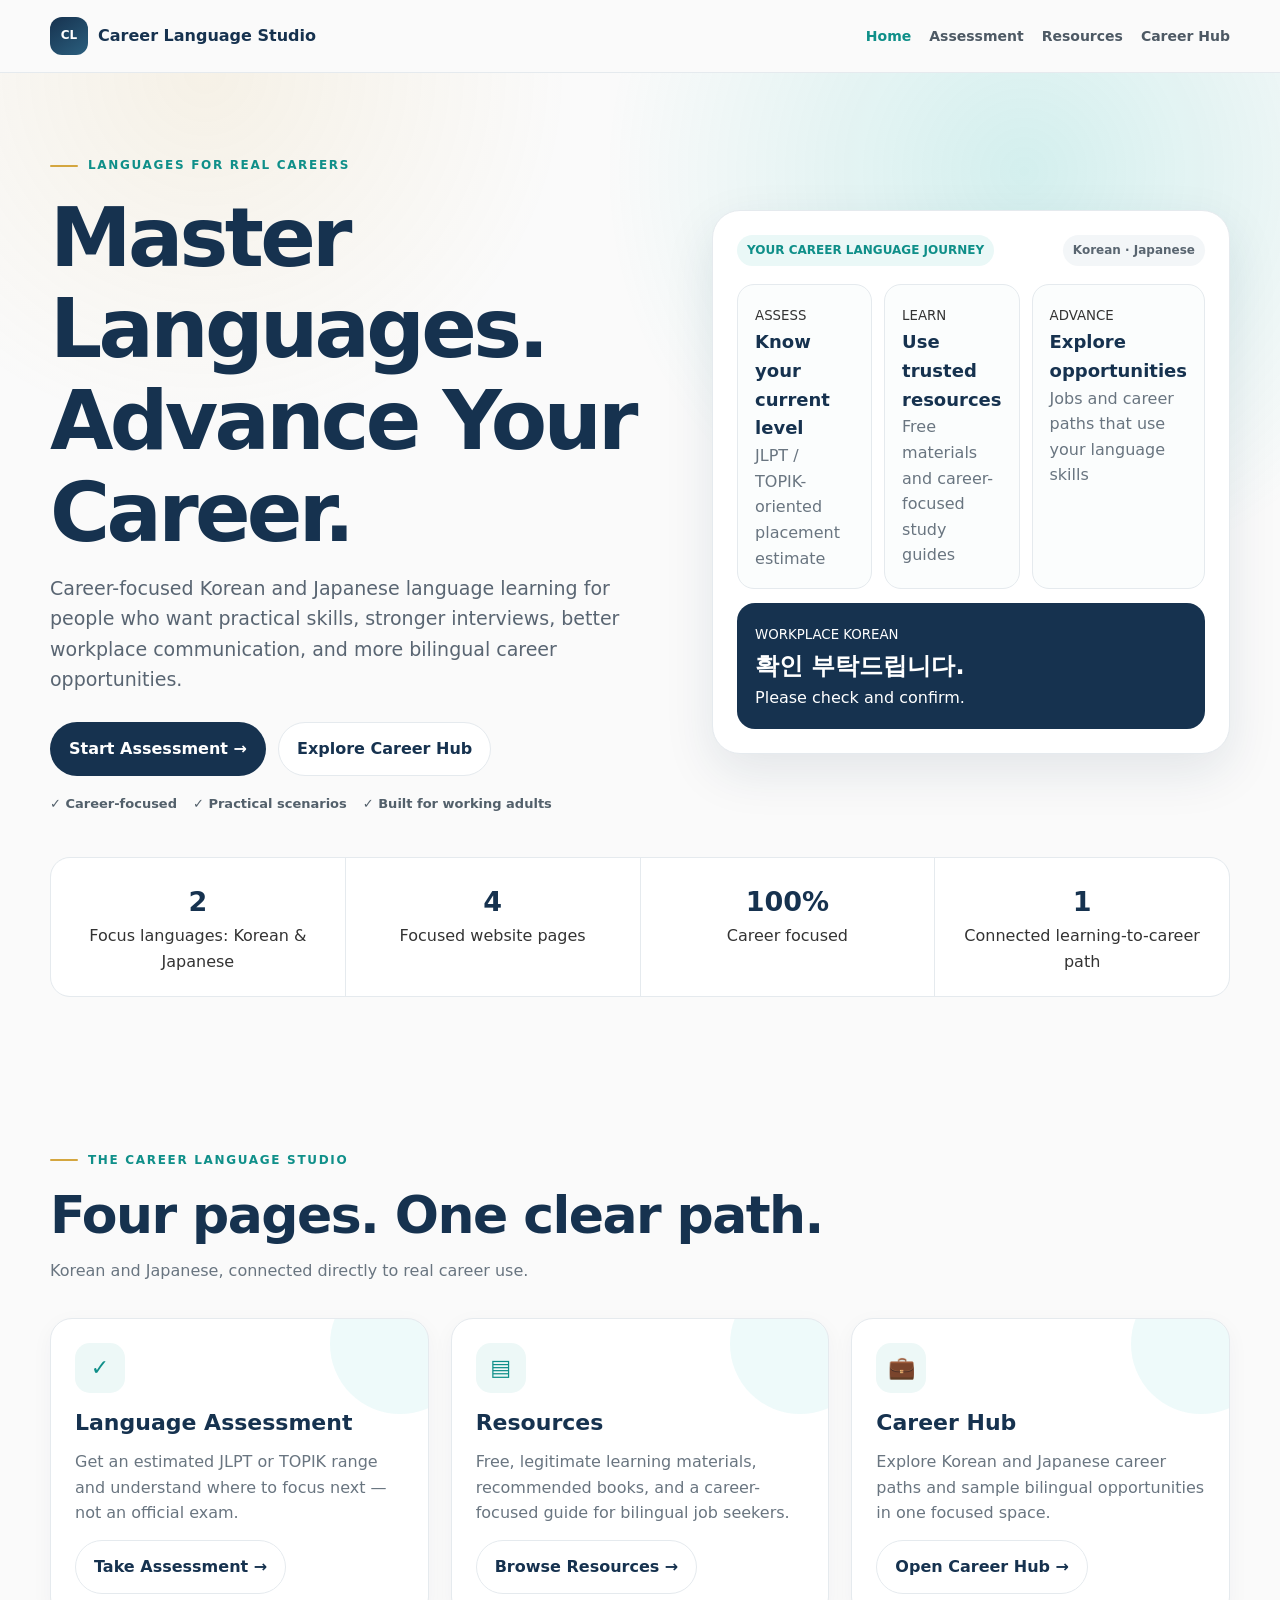
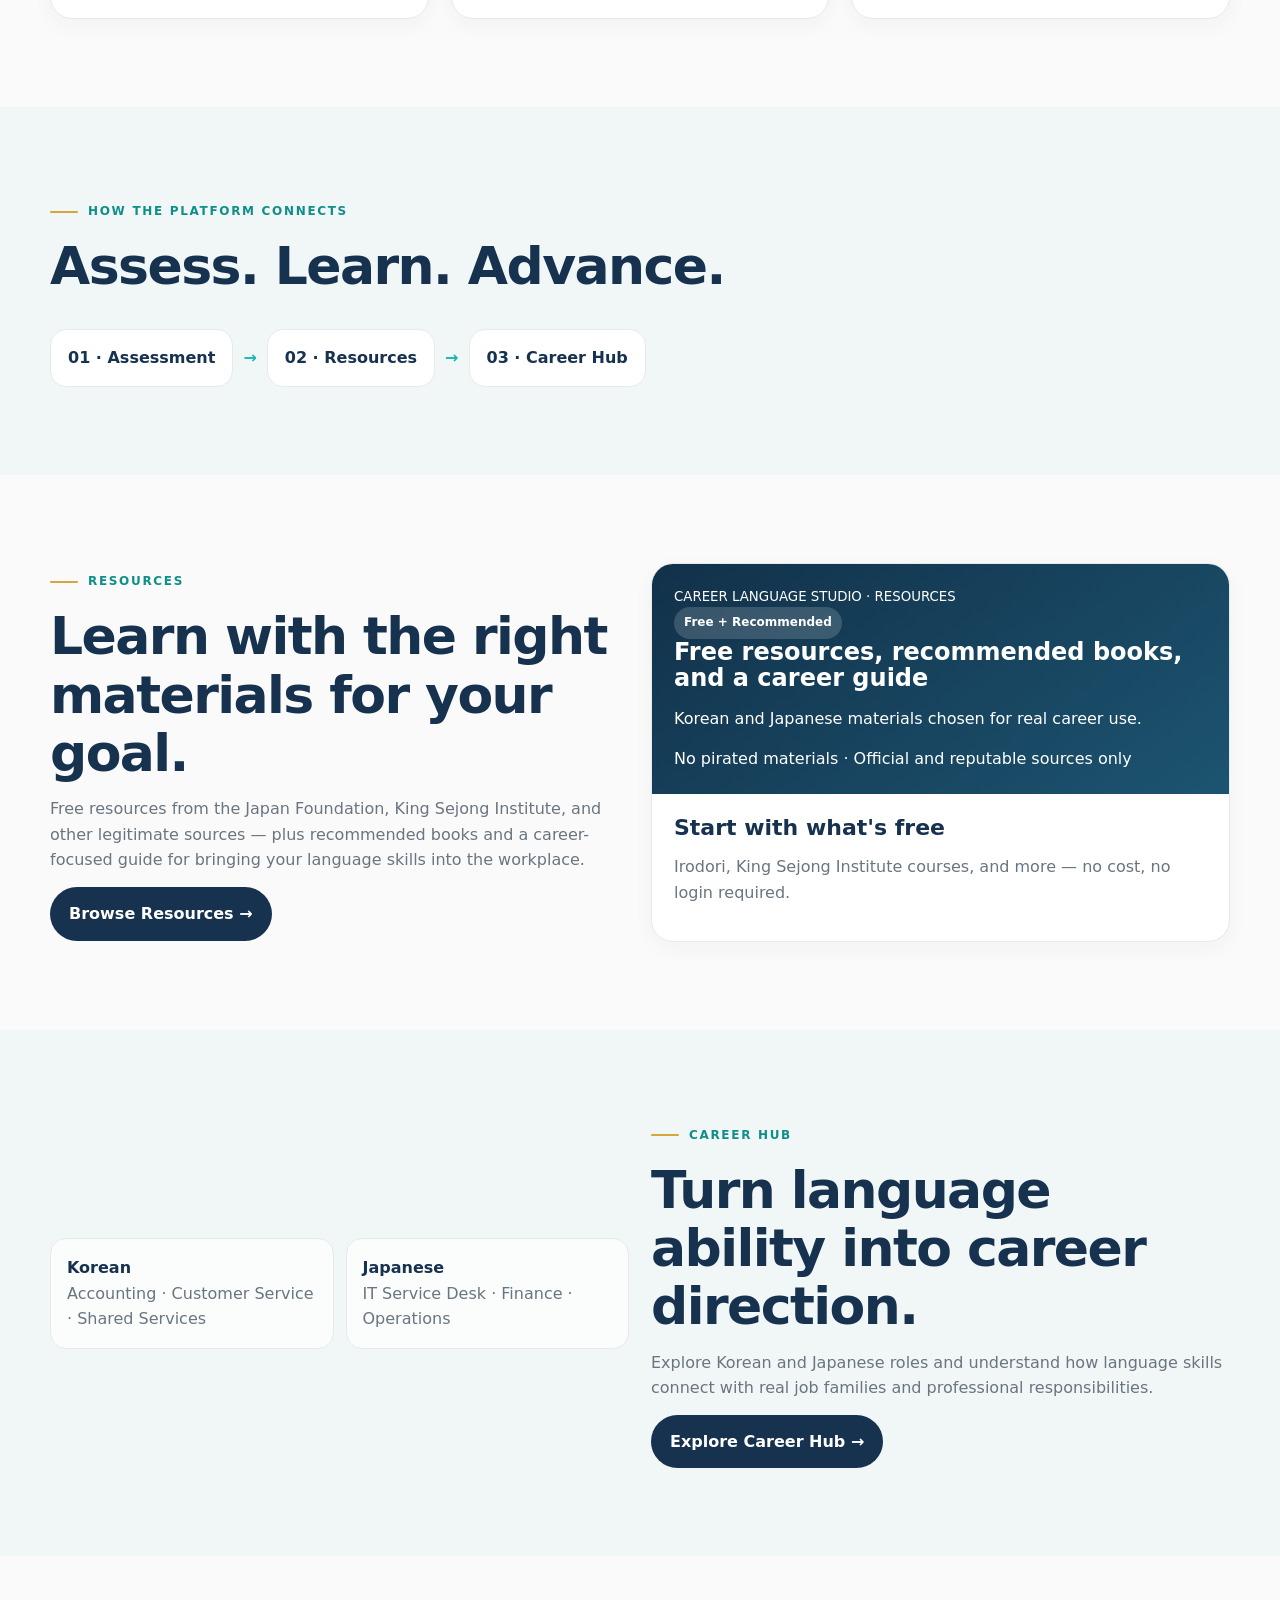
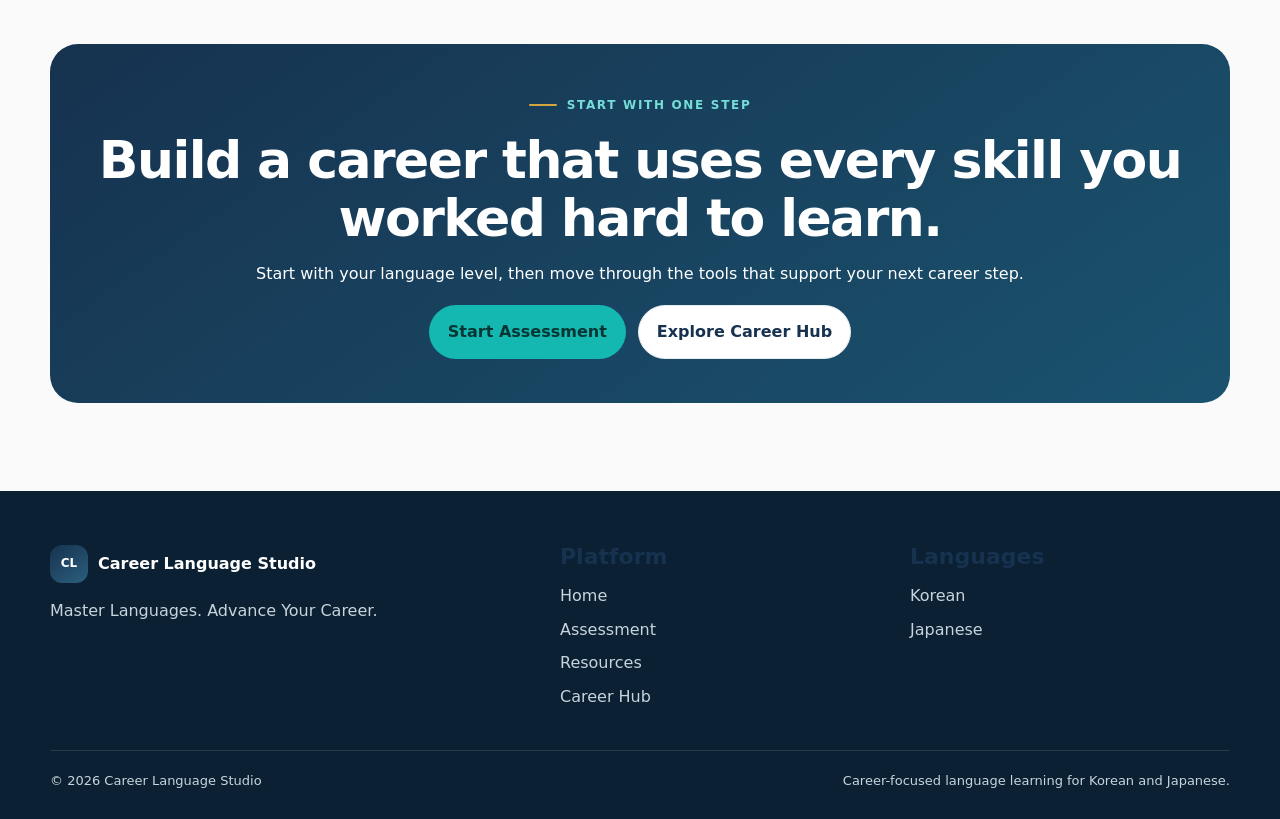
<file: index.html>
<!doctype html>
<html lang="en">
<head>
  <meta charset="utf-8">
  <meta name="viewport" content="width=device-width,initial-scale=1">
  <meta name="description" content="Career Language Studio — career-focused Korean and Japanese language learning, placement assessment, curated resources, and bilingual career opportunities.">
  <title>Career Language Studio</title>
  <link rel="stylesheet" href="css/style.css">
  <style>
    .brand{display:flex;align-items:center;gap:10px;font-weight:900;color:var(--navy)}
    .checks{display:flex;gap:16px;flex-wrap:wrap;font-size:13px;font-weight:800;color:#53606b}
    .hero-panel{background:white;border:1px solid var(--line);border-radius:28px;box-shadow:var(--shadow);padding:24px}
    .panel-top{display:flex;justify-content:space-between;gap:12px;align-items:center}
    .journey{display:grid;grid-template-columns:repeat(3,1fr);gap:12px;margin-top:18px}
    .journey-card{padding:17px;border:1px solid var(--line);border-radius:17px;background:#fbfdfd}
    .journey-card strong{display:block;color:var(--navy);font-size:18px}
    .phrase{margin-top:14px;background:var(--navy);color:white;border-radius:18px;padding:18px}
    .phrase strong{display:block;font-size:24px}
    .stats{display:grid;grid-template-columns:repeat(4,1fr);gap:1px;background:var(--line);border:1px solid var(--line);border-radius:20px;overflow:hidden;margin-top:42px}
    .stat{background:white;padding:22px;text-align:center}
    .stat strong{display:block;color:var(--navy);font-size:27px}
    .main-card{position:relative;overflow:hidden;min-height:280px;display:flex;flex-direction:column;transition:.2s}
    .main-card:hover{transform:translateY(-4px);box-shadow:var(--shadow)}
    .main-card:before{content:"";position:absolute;width:140px;height:140px;border-radius:50%;background:rgba(20,184,177,.07);right:-42px;top:-45px}
    .main-card .btn{margin-top:auto;align-self:flex-start}
    .path{display:flex;gap:10px;flex-wrap:wrap;align-items:center}
    .node{background:white;border:1px solid var(--line);border-radius:16px;padding:15px 17px;font-weight:800;color:var(--navy)}
    .arrow{color:var(--teal);font-weight:900}
    .product-preview{overflow:hidden;padding:0}
    .cover{min-height:215px;padding:22px;background:linear-gradient(145deg,#12314a,#1c5470);color:white;display:flex;flex-direction:column;justify-content:space-between}
    .cover h3{color:white;font-size:24px}
    .product-body{padding:22px}
    .career-preview{display:grid;grid-template-columns:1fr 1fr;gap:12px}
    .career-box{border:1px solid var(--line);border-radius:16px;padding:16px;background:#fbfdfd}
    .career-box strong{color:var(--navy)}
    @media(max-width:980px){
      .hero-grid{grid-template-columns:1fr}
      .stats{grid-template-columns:repeat(2,1fr)}
      .journey{grid-template-columns:1fr}
    }
    @media(max-width:680px){
      .stats,.career-preview{grid-template-columns:1fr}
      .path{display:grid}
      .arrow{transform:rotate(90deg);justify-self:center}
    }
  </style>
</head>
<body>
<header>
  <div class="wrap nav">
    <a class="brand" href="index.html"><span class="brandmark">CL</span><span>Career Language Studio</span></a>
    <button class="menu" aria-label="Open menu" aria-expanded="false">☰</button>
    <nav>
      <a href="index.html">Home</a>
      <a href="assessment.html">Assessment</a>
      <a href="resources.html">Resources</a>
      <a href="career-hub.html">Career Hub</a>
    </nav>
  </div>
</header>

<main>
<section class="hero">
  <div class="wrap">
    <div class="hero-grid">
      <div>
        <span class="eyebrow">Languages for real careers</span>
        <h1>Master Languages.<br>Advance Your Career.</h1>
        <p>Career-focused Korean and Japanese language learning for people who want practical skills, stronger interviews, better workplace communication, and more bilingual career opportunities.</p>
        <div class="hero-actions">
          <a class="btn primary" href="assessment.html">Start Assessment →</a>
          <a class="btn secondary" href="career-hub.html">Explore Career Hub</a>
        </div>
        <div class="checks"><span>✓ Career-focused</span><span>✓ Practical scenarios</span><span>✓ Built for working adults</span></div>
      </div>

      <div class="hero-panel">
        <div class="panel-top"><span class="tag">YOUR CAREER LANGUAGE JOURNEY</span><span class="pill">Korean · Japanese</span></div>
        <div class="journey">
          <div class="journey-card"><small>ASSESS</small><strong>Know your current level</strong><span class="muted">JLPT / TOPIK-oriented placement estimate</span></div>
          <div class="journey-card"><small>LEARN</small><strong>Use trusted resources</strong><span class="muted">Free materials and career-focused study guides</span></div>
          <div class="journey-card"><small>ADVANCE</small><strong>Explore opportunities</strong><span class="muted">Jobs and career paths that use your language skills</span></div>
        </div>
        <div class="phrase"><small>WORKPLACE KOREAN</small><strong>확인 부탁드립니다.</strong><span>Please check and confirm.</span></div>
      </div>
    </div>

    <div class="stats">
      <div class="stat"><strong>2</strong><span>Focus languages: Korean &amp; Japanese</span></div>
      <div class="stat"><strong>4</strong><span>Focused website pages</span></div>
      <div class="stat"><strong>100%</strong><span>Career focused</span></div>
      <div class="stat"><strong>1</strong><span>Connected learning-to-career path</span></div>
    </div>
  </div>
</section>

<section class="section">
  <div class="wrap">
    <div class="section-head">
      <span class="eyebrow">The Career Language Studio</span>
      <h2>Four pages. One clear path.</h2>
      <p class="muted">Korean and Japanese, connected directly to real career use.</p>
    </div>

    <div class="grid cols-3">
      <article class="card main-card">
        <div class="icon">✓</div>
        <h3>Language Assessment</h3>
        <p class="muted">Get an estimated JLPT or TOPIK range and understand where to focus next — not an official exam.</p>
        <a class="btn secondary" href="assessment.html">Take Assessment →</a>
      </article>

      <article class="card main-card">
        <div class="icon">▤</div>
        <h3>Resources</h3>
        <p class="muted">Free, legitimate learning materials, recommended books, and a career-focused guide for bilingual job seekers.</p>
        <a class="btn secondary" href="resources.html">Browse Resources →</a>
      </article>

      <article class="card main-card">
        <div class="icon">💼</div>
        <h3>Career Hub</h3>
        <p class="muted">Explore Korean and Japanese career paths and sample bilingual opportunities in one focused space.</p>
        <a class="btn secondary" href="career-hub.html">Open Career Hub →</a>
      </article>
    </div>
  </div>
</section>

<section class="section alt">
  <div class="wrap">
    <div class="section-head">
      <span class="eyebrow">How the platform connects</span>
      <h2>Assess. Learn. Advance.</h2>
    </div>
    <div class="path">
      <div class="node">01 · Assessment</div><div class="arrow">→</div>
      <div class="node">02 · Resources</div><div class="arrow">→</div>
      <div class="node">03 · Career Hub</div>
    </div>
  </div>
</section>

<section class="section">
  <div class="wrap grid cols-2" style="align-items:center">
    <div>
      <span class="eyebrow">Resources</span>
      <h2>Learn with the right materials for your goal.</h2>
      <p class="muted">Free resources from the Japan Foundation, King Sejong Institute, and other legitimate sources — plus recommended books and a career-focused guide for bringing your language skills into the workplace.</p>
      <a class="btn primary" href="resources.html">Browse Resources →</a>
    </div>
    <article class="card product-preview">
      <div class="cover">
        <small>CAREER LANGUAGE STUDIO · RESOURCES</small>
        <div><span class="tag" style="background:rgba(255,255,255,.16);color:white">Free + Recommended</span><h3>Free resources, recommended books, and a career guide</h3><p>Korean and Japanese materials chosen for real career use.</p></div>
        <span>No pirated materials · Official and reputable sources only</span>
      </div>
      <div class="product-body"><h3>Start with what's free</h3><p class="muted">Irodori, King Sejong Institute courses, and more — no cost, no login required.</p></div>
    </article>
  </div>
</section>

<section class="section alt">
  <div class="wrap grid cols-2" style="align-items:center">
    <div class="career-preview">
      <div class="career-box"><strong>Korean</strong><br><span class="muted">Accounting · Customer Service · Shared Services</span></div>
      <div class="career-box"><strong>Japanese</strong><br><span class="muted">IT Service Desk · Finance · Operations</span></div>
    </div>
    <div>
      <span class="eyebrow">Career Hub</span>
      <h2>Turn language ability into career direction.</h2>
      <p class="muted">Explore Korean and Japanese roles and understand how language skills connect with real job families and professional responsibilities.</p>
      <a class="btn primary" href="career-hub.html">Explore Career Hub →</a>
    </div>
  </div>
</section>

<section class="section">
  <div class="wrap">
    <div class="cta">
      <span class="eyebrow" style="color:#75ddd8">Start with one step</span>
      <h2>Build a career that uses every skill you worked hard to learn.</h2>
      <p>Start with your language level, then move through the tools that support your next career step.</p>
      <div style="display:flex;gap:12px;justify-content:center;flex-wrap:wrap;margin-top:18px">
        <a class="btn teal" href="assessment.html">Start Assessment</a>
        <a class="btn secondary" href="career-hub.html">Explore Career Hub</a>
      </div>
    </div>
  </div>
</section>
</main>

<footer>
  <div class="wrap">
    <div class="footer-grid">
      <div>
        <div class="brand"><span class="brandmark">CL</span><span style="color:white">Career Language Studio</span></div>
        <p style="margin-top:15px">Master Languages. Advance Your Career.</p>
      </div>
      <div class="footer-col">
        <h3>Platform</h3>
        <a href="index.html">Home</a>
        <a href="assessment.html">Assessment</a>
        <a href="resources.html">Resources</a>
        <a href="career-hub.html">Career Hub</a>
      </div>
      <div class="footer-col">
        <h3>Languages</h3>
        <a href="assessment.html">Korean</a>
        <a href="assessment.html">Japanese</a>
      </div>
    </div>
    <div class="copyright"><span>© 2026 Career Language Studio</span><span>Career-focused language learning for Korean and Japanese.</span></div>
  </div>
</footer>
<script src="js/main.js"></script>
</body>
</html>
</file>
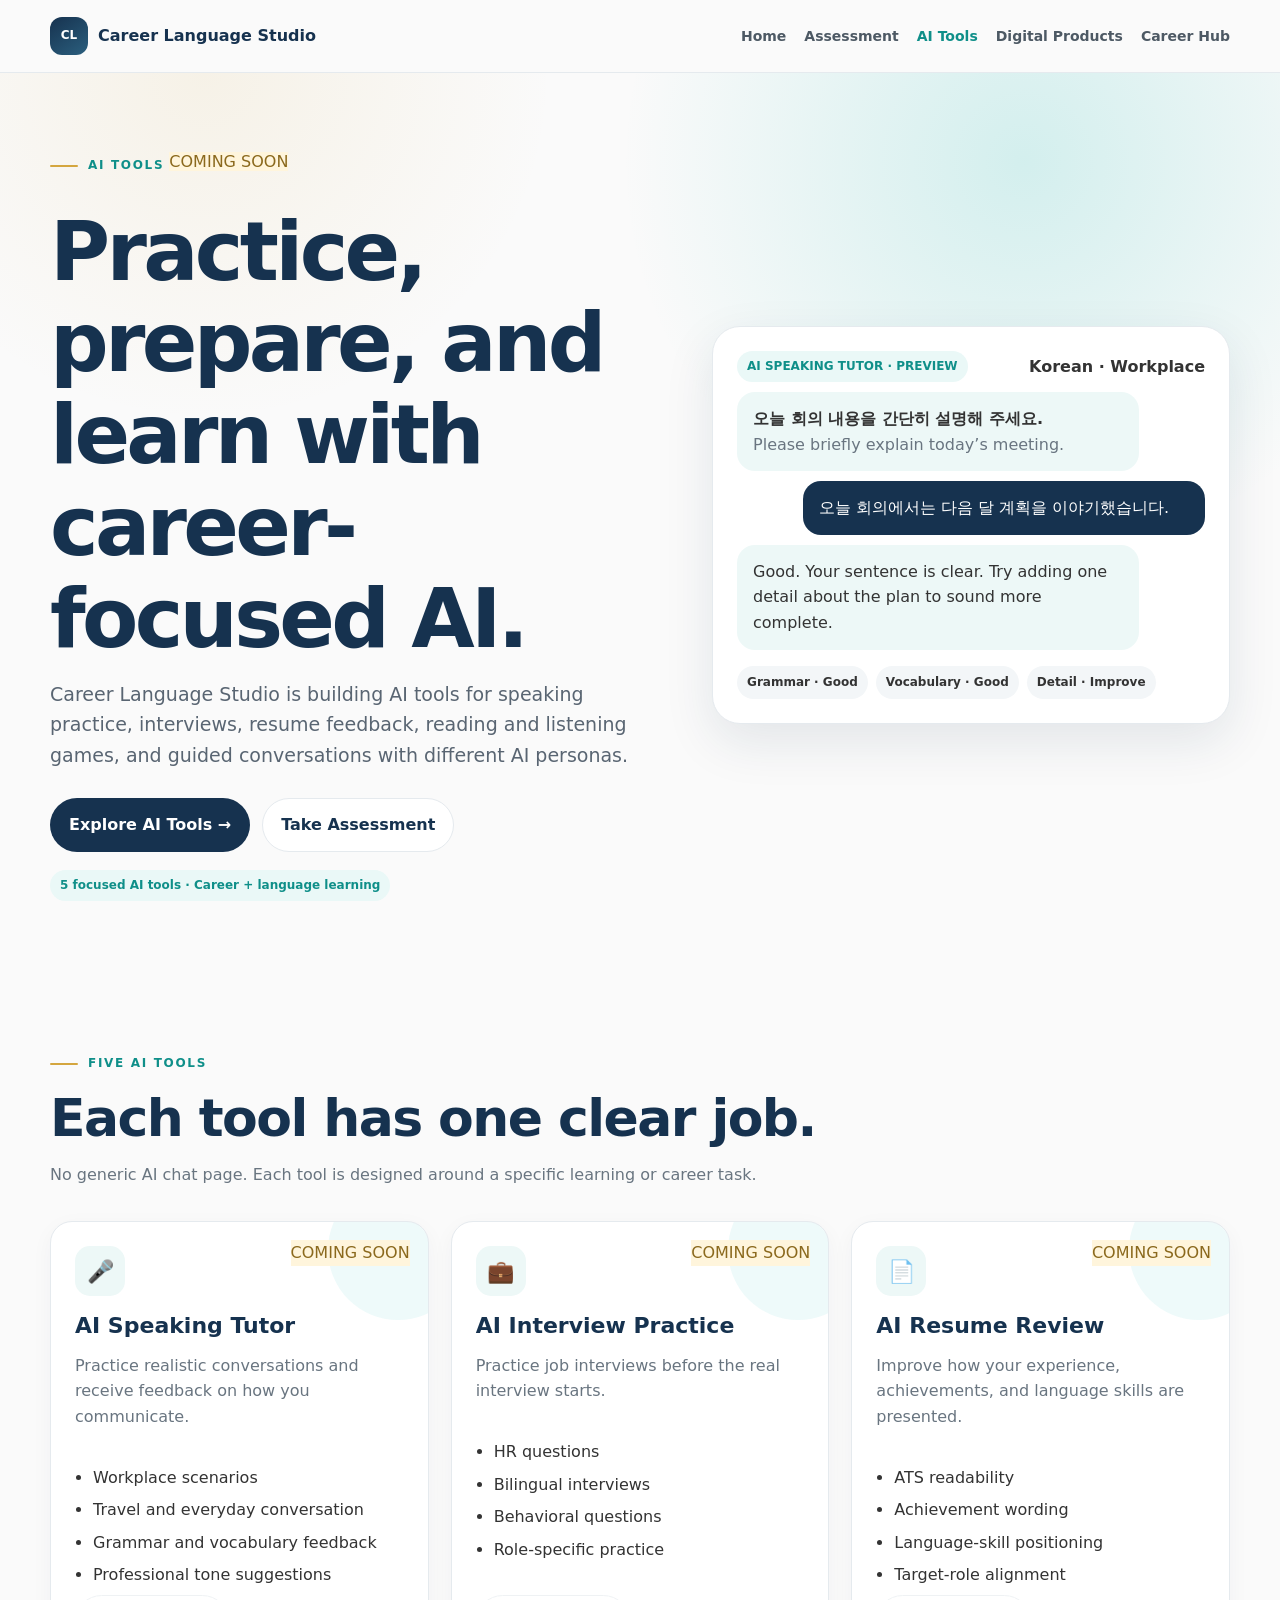
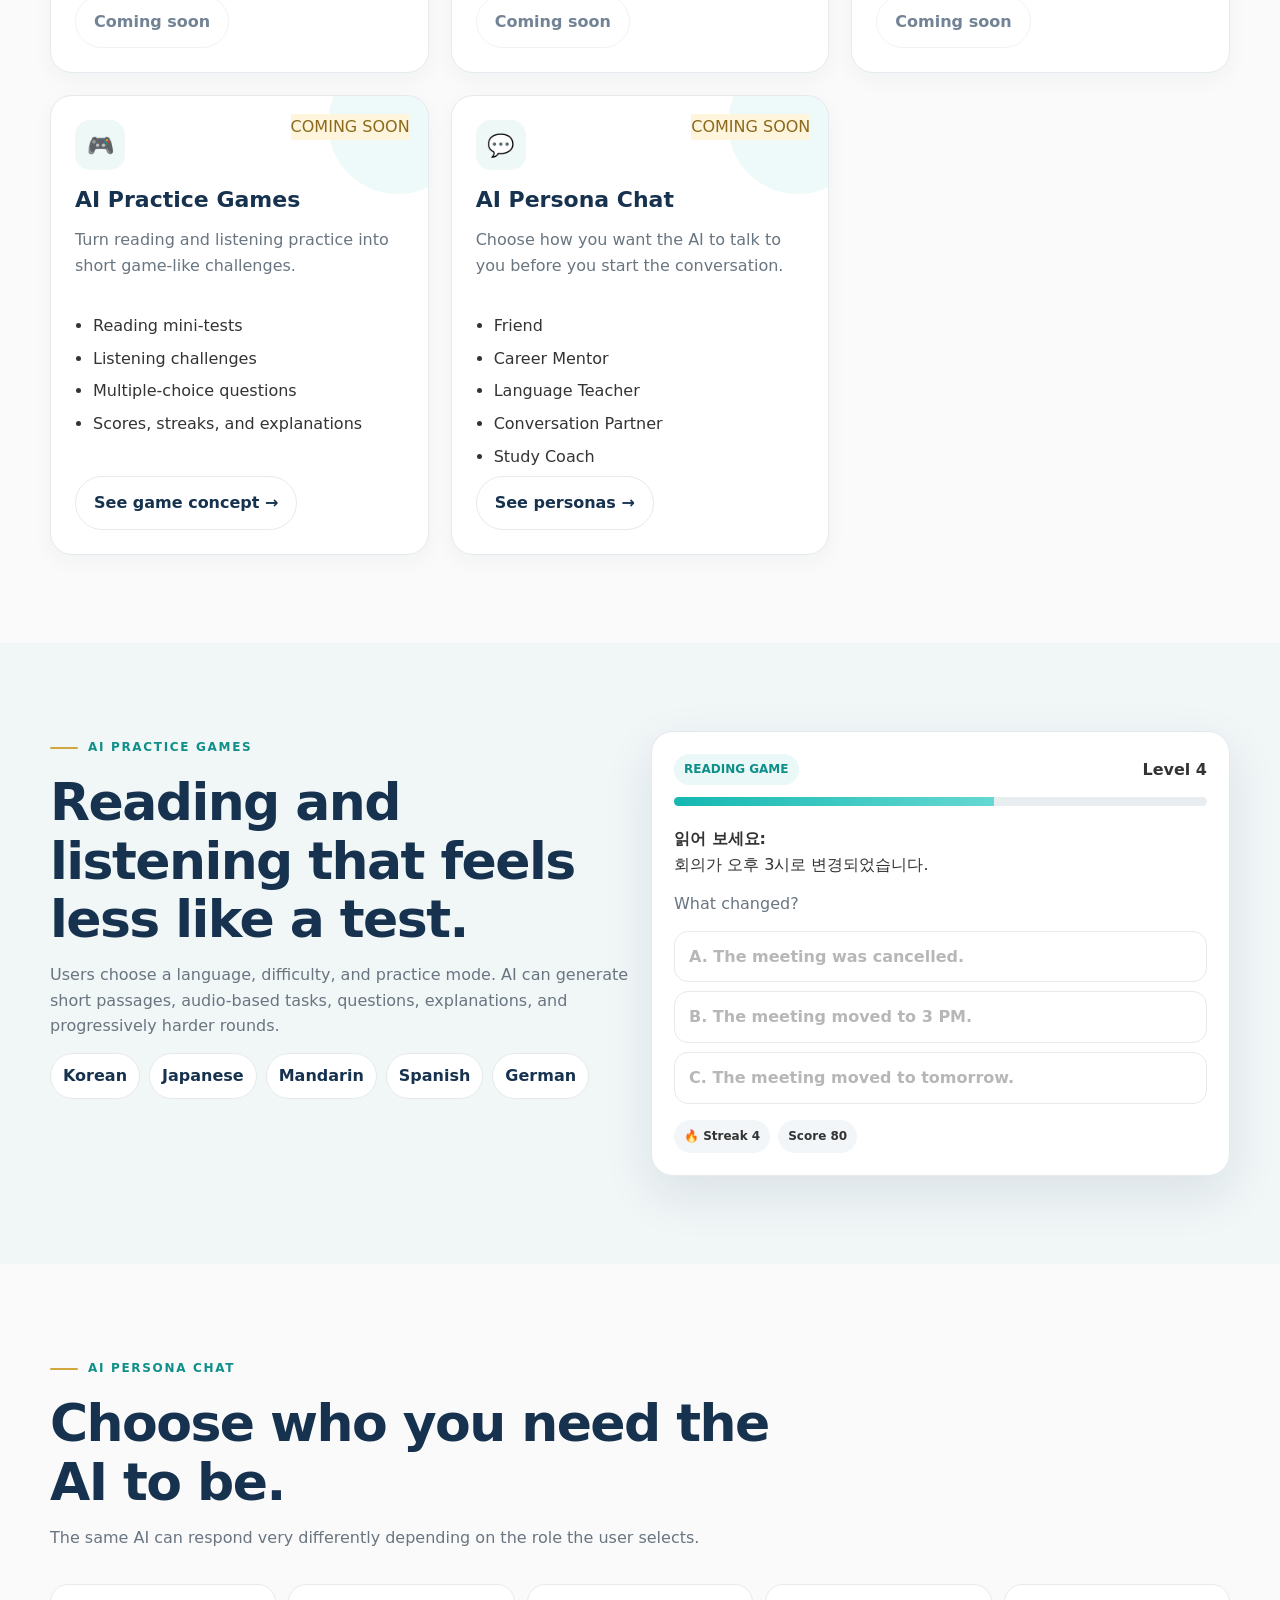
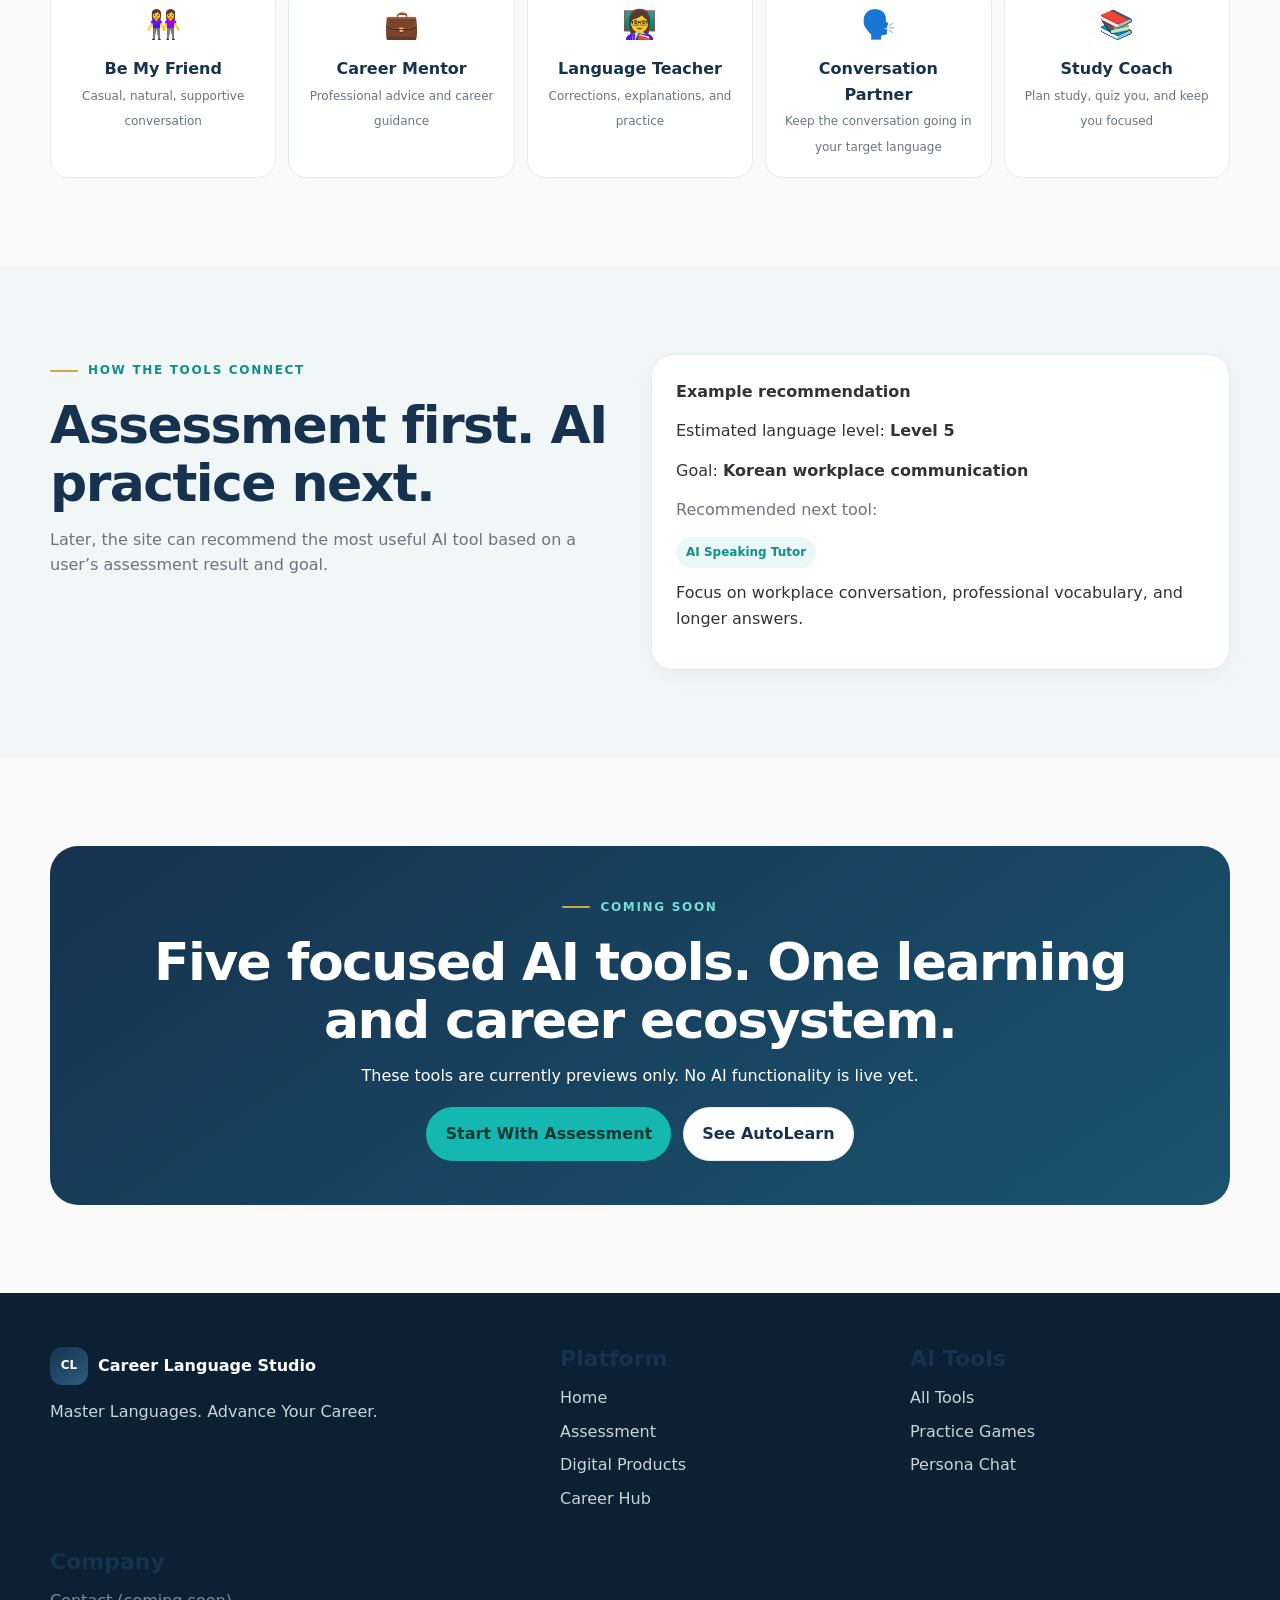
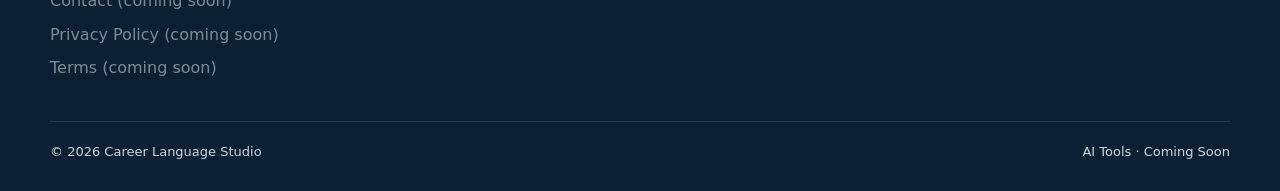
<file: ai-tools.html>
<!doctype html>
<html lang="en">
<head>
<meta charset="utf-8">
<meta name="viewport" content="width=device-width,initial-scale=1">
<meta name="description" content="Career Language Studio AI Tools — Speaking Tutor, Interview Practice, Resume Review, Practice Games, and Persona Chat. Coming soon.">
<title>AI Tools | Career Language Studio</title>
<link rel="stylesheet" href="css/style.css">
<style>
.brand{display:flex;align-items:center;gap:10px;font-weight:900;color:var(--navy)}
.preview{background:white;border:1px solid var(--line);border-radius:28px;padding:24px;box-shadow:var(--shadow)}
.preview-top{display:flex;justify-content:space-between;gap:12px;align-items:center}
.bubble{padding:14px 16px;border-radius:18px;margin:10px 0;max-width:86%}
.bubble.ai{background:#edf8f7}
.bubble.user{background:var(--navy);color:white;margin-left:auto}
.score-row{display:flex;gap:8px;flex-wrap:wrap;margin-top:16px}
.score{padding:7px 10px;border-radius:999px;background:#f3f6f8;font-size:12px;font-weight:800}

.tool-card{position:relative;overflow:hidden;min-height:300px;display:flex;flex-direction:column}
.tool-card:before{content:"";position:absolute;width:140px;height:140px;border-radius:50%;background:rgba(20,184,177,.07);right:-40px;top:-42px}
.tool-card .btn{margin-top:auto;align-self:flex-start}
.tool-card .coming-badge{position:absolute;right:18px;top:18px}
.mini-list{margin:14px 0 0;padding-left:18px}
.mini-list li{margin:7px 0}

.game-preview{display:grid;grid-template-columns:1fr 1fr;gap:22px;align-items:start}
.quiz-card{background:white;border:1px solid var(--line);border-radius:22px;padding:22px;box-shadow:var(--shadow)}
.option{display:block;width:100%;text-align:left;border:1px solid var(--line);background:#fff;border-radius:14px;padding:12px 14px;margin:9px 0;font-weight:700}
.progress{height:9px;background:#e8eef0;border-radius:999px;overflow:hidden;margin:12px 0 20px}
.progress span{display:block;height:100%;width:60%;background:linear-gradient(90deg,var(--teal),#65d8d2)}
.persona-grid{display:grid;grid-template-columns:repeat(5,1fr);gap:12px}
.persona{background:white;border:1px solid var(--line);border-radius:18px;padding:18px;text-align:center}
.persona strong{display:block;color:var(--navy);margin-top:8px}
.persona span{font-size:12px;color:var(--muted)}
.supported{display:flex;gap:9px;flex-wrap:wrap}
.supported span{padding:9px 12px;border-radius:999px;background:white;border:1px solid var(--line);font-weight:800;color:var(--navy)}

@media(max-width:980px){
  .hero-grid,.game-preview{grid-template-columns:1fr}
  .persona-grid{grid-template-columns:repeat(2,1fr)}
}
@media(max-width:680px){
  .persona-grid{grid-template-columns:1fr}
}
</style>
</head>
<body>
<header>
<div class="wrap nav">
<a class="brand" href="index.html"><span class="brandmark">CL</span><span>Career Language Studio</span></a>
<button class="menu" aria-label="Open menu" aria-expanded="false">☰</button>
<nav>
<a href="index.html">Home</a>
<a href="assessment.html">Assessment</a>
<a href="ai-tools.html">AI Tools</a>
<a href="digital-products.html">Digital Products</a>
<a href="career-hub.html">Career Hub</a>
</nav>
</div>
</header>

<main>
<section class="hero">
<div class="wrap hero-grid">
<div>
<span class="eyebrow">AI Tools</span>
<span class="coming">COMING SOON</span>
<h1 style="margin-top:14px">Practice, prepare, and learn with career-focused AI.</h1>
<p>Career Language Studio is building AI tools for speaking practice, interviews, resume feedback, reading and listening games, and guided conversations with different AI personas.</p>
<div class="hero-actions">
<a class="btn primary" href="#tools">Explore AI Tools →</a>
<a class="btn secondary" href="assessment.html">Take Assessment</a>
</div>
<span class="tag">5 focused AI tools · Career + language learning</span>
</div>

<div class="preview">
<div class="preview-top"><span class="tag">AI SPEAKING TUTOR · PREVIEW</span><strong>Korean · Workplace</strong></div>
<div class="bubble ai"><strong>오늘 회의 내용을 간단히 설명해 주세요.</strong><br><span class="muted">Please briefly explain today’s meeting.</span></div>
<div class="bubble user">오늘 회의에서는 다음 달 계획을 이야기했습니다.</div>
<div class="bubble ai">Good. Your sentence is clear. Try adding one detail about the plan to sound more complete.</div>
<div class="score-row"><span class="score">Grammar · Good</span><span class="score">Vocabulary · Good</span><span class="score">Detail · Improve</span></div>
</div>
</div>
</section>

<section class="section" id="tools">
<div class="wrap">
<div class="section-head">
<span class="eyebrow">Five AI tools</span>
<h2>Each tool has one clear job.</h2>
<p class="muted">No generic AI chat page. Each tool is designed around a specific learning or career task.</p>
</div>

<div class="grid cols-3">
<article class="card tool-card">
<span class="coming coming-badge">COMING SOON</span>
<div class="icon">🎤</div>
<h3>AI Speaking Tutor</h3>
<p class="muted">Practice realistic conversations and receive feedback on how you communicate.</p>
<ul class="mini-list">
<li>Workplace scenarios</li>
<li>Travel and everyday conversation</li>
<li>Grammar and vocabulary feedback</li>
<li>Professional tone suggestions</li>
</ul>
<button class="btn secondary" type="button" disabled>Coming soon</button>
</article>

<article class="card tool-card">
<span class="coming coming-badge">COMING SOON</span>
<div class="icon">💼</div>
<h3>AI Interview Practice</h3>
<p class="muted">Practice job interviews before the real interview starts.</p>
<ul class="mini-list">
<li>HR questions</li>
<li>Bilingual interviews</li>
<li>Behavioral questions</li>
<li>Role-specific practice</li>
</ul>
<button class="btn secondary" type="button" disabled>Coming soon</button>
</article>

<article class="card tool-card">
<span class="coming coming-badge">COMING SOON</span>
<div class="icon">📄</div>
<h3>AI Resume Review</h3>
<p class="muted">Improve how your experience, achievements, and language skills are presented.</p>
<ul class="mini-list">
<li>ATS readability</li>
<li>Achievement wording</li>
<li>Language-skill positioning</li>
<li>Target-role alignment</li>
</ul>
<button class="btn secondary" type="button" disabled>Coming soon</button>
</article>

<article class="card tool-card">
<span class="coming coming-badge">COMING SOON</span>
<div class="icon">🎮</div>
<h3>AI Practice Games</h3>
<p class="muted">Turn reading and listening practice into short game-like challenges.</p>
<ul class="mini-list">
<li>Reading mini-tests</li>
<li>Listening challenges</li>
<li>Multiple-choice questions</li>
<li>Scores, streaks, and explanations</li>
</ul>
<a class="btn secondary" href="#games">See game concept →</a>
</article>

<article class="card tool-card">
<span class="coming coming-badge">COMING SOON</span>
<div class="icon">💬</div>
<h3>AI Persona Chat</h3>
<p class="muted">Choose how you want the AI to talk to you before you start the conversation.</p>
<ul class="mini-list">
<li>Friend</li>
<li>Career Mentor</li>
<li>Language Teacher</li>
<li>Conversation Partner</li>
<li>Study Coach</li>
</ul>
<a class="btn secondary" href="#personas">See personas →</a>
</article>
</div>
</div>
</section>

<section class="section alt" id="games">
<div class="wrap game-preview">
<div>
<span class="eyebrow">AI Practice Games</span>
<h2>Reading and listening that feels less like a test.</h2>
<p class="muted">Users choose a language, difficulty, and practice mode. AI can generate short passages, audio-based tasks, questions, explanations, and progressively harder rounds.</p>
<div class="supported">
<span>Korean</span><span>Japanese</span><span>Mandarin</span><span>Spanish</span><span>German</span>
</div>
</div>

<div class="quiz-card">
<div style="display:flex;justify-content:space-between;gap:12px;align-items:center"><span class="tag">READING GAME</span><strong>Level 4</strong></div>
<div class="progress"><span></span></div>
<p><strong>읽어 보세요:</strong><br>회의가 오후 3시로 변경되었습니다.</p>
<p class="muted">What changed?</p>
<button class="option" type="button" disabled>A. The meeting was cancelled.</button>
<button class="option" type="button" disabled>B. The meeting moved to 3 PM.</button>
<button class="option" type="button" disabled>C. The meeting moved to tomorrow.</button>
<div class="score-row"><span class="score">🔥 Streak 4</span><span class="score">Score 80</span></div>
</div>
</div>
</section>

<section class="section" id="personas">
<div class="wrap">
<div class="section-head">
<span class="eyebrow">AI Persona Chat</span>
<h2>Choose who you need the AI to be.</h2>
<p class="muted">The same AI can respond very differently depending on the role the user selects.</p>
</div>

<div class="persona-grid">
<div class="persona"><div style="font-size:28px">👭</div><strong>Be My Friend</strong><span>Casual, natural, supportive conversation</span></div>
<div class="persona"><div style="font-size:28px">💼</div><strong>Career Mentor</strong><span>Professional advice and career guidance</span></div>
<div class="persona"><div style="font-size:28px">👩‍🏫</div><strong>Language Teacher</strong><span>Corrections, explanations, and practice</span></div>
<div class="persona"><div style="font-size:28px">🗣️</div><strong>Conversation Partner</strong><span>Keep the conversation going in your target language</span></div>
<div class="persona"><div style="font-size:28px">📚</div><strong>Study Coach</strong><span>Plan study, quiz you, and keep you focused</span></div>
</div>
</div>
</section>

<section class="section alt">
<div class="wrap grid cols-2" style="align-items:start">
<div>
<span class="eyebrow">How the tools connect</span>
<h2>Assessment first. AI practice next.</h2>
<p class="muted">Later, the site can recommend the most useful AI tool based on a user’s assessment result and goal.</p>
</div>
<div class="card">
<p><strong>Example recommendation</strong></p>
<p>Estimated language level: <strong>Level 5</strong></p>
<p>Goal: <strong>Korean workplace communication</strong></p>
<p class="muted">Recommended next tool:</p>
<div class="tag">AI Speaking Tutor</div>
<p style="margin-top:12px">Focus on workplace conversation, professional vocabulary, and longer answers.</p>
</div>
</div>
</section>

<section class="section">
<div class="wrap">
<div class="cta">
<span class="eyebrow" style="color:#75ddd8">Coming Soon</span>
<h2>Five focused AI tools. One learning and career ecosystem.</h2>
<p>These tools are currently previews only. No AI functionality is live yet.</p>
<div style="display:flex;gap:12px;justify-content:center;flex-wrap:wrap;margin-top:18px">
<a class="btn teal" href="assessment.html">Start With Assessment</a>
<a class="btn secondary" href="digital-products.html">See AutoLearn</a>
</div>
</div>
</div>
</section>
</main>

<footer>
<div class="wrap">
<div class="footer-grid">
<div>
<div class="brand"><span class="brandmark">CL</span><span style="color:white">Career Language Studio</span></div>
<p style="margin-top:14px">Master Languages. Advance Your Career.</p>
</div>
<div class="footer-col">
<h3>Platform</h3>
<a href="index.html">Home</a>
<a href="assessment.html">Assessment</a>
<a href="digital-products.html">Digital Products</a>
<a href="career-hub.html">Career Hub</a>
</div>
<div class="footer-col">
<h3>AI Tools</h3>
<a href="#tools">All Tools</a>
<a href="#games">Practice Games</a>
<a href="#personas">Persona Chat</a>
</div>
<div class="footer-col">
<h3>Company</h3>
<span class="soon">Contact (coming soon)</span>
<span class="soon">Privacy Policy (coming soon)</span>
<span class="soon">Terms (coming soon)</span>
</div>
</div>
<div class="copyright"><span>© 2026 Career Language Studio</span><span>AI Tools · Coming Soon</span></div>
</div>
</footer>
<script src="js/main.js"></script>
</body>
</html>
</file>
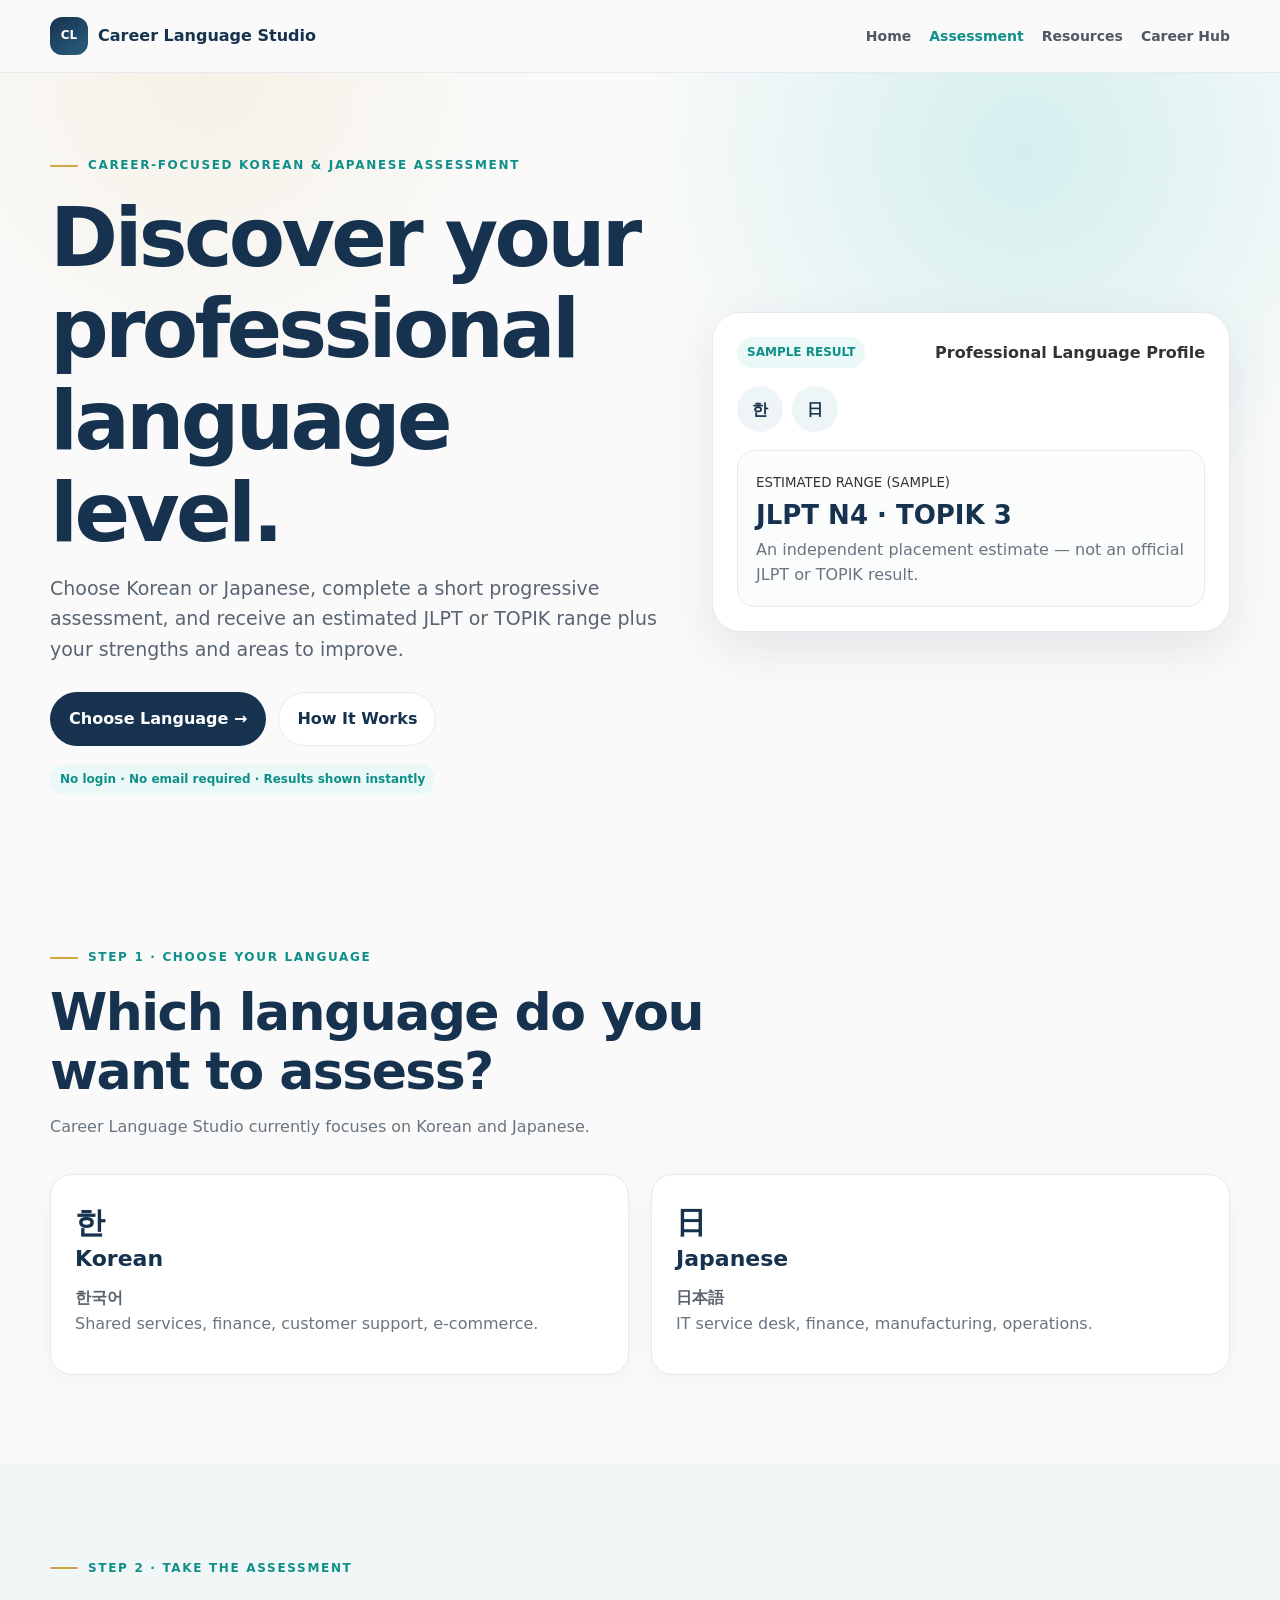
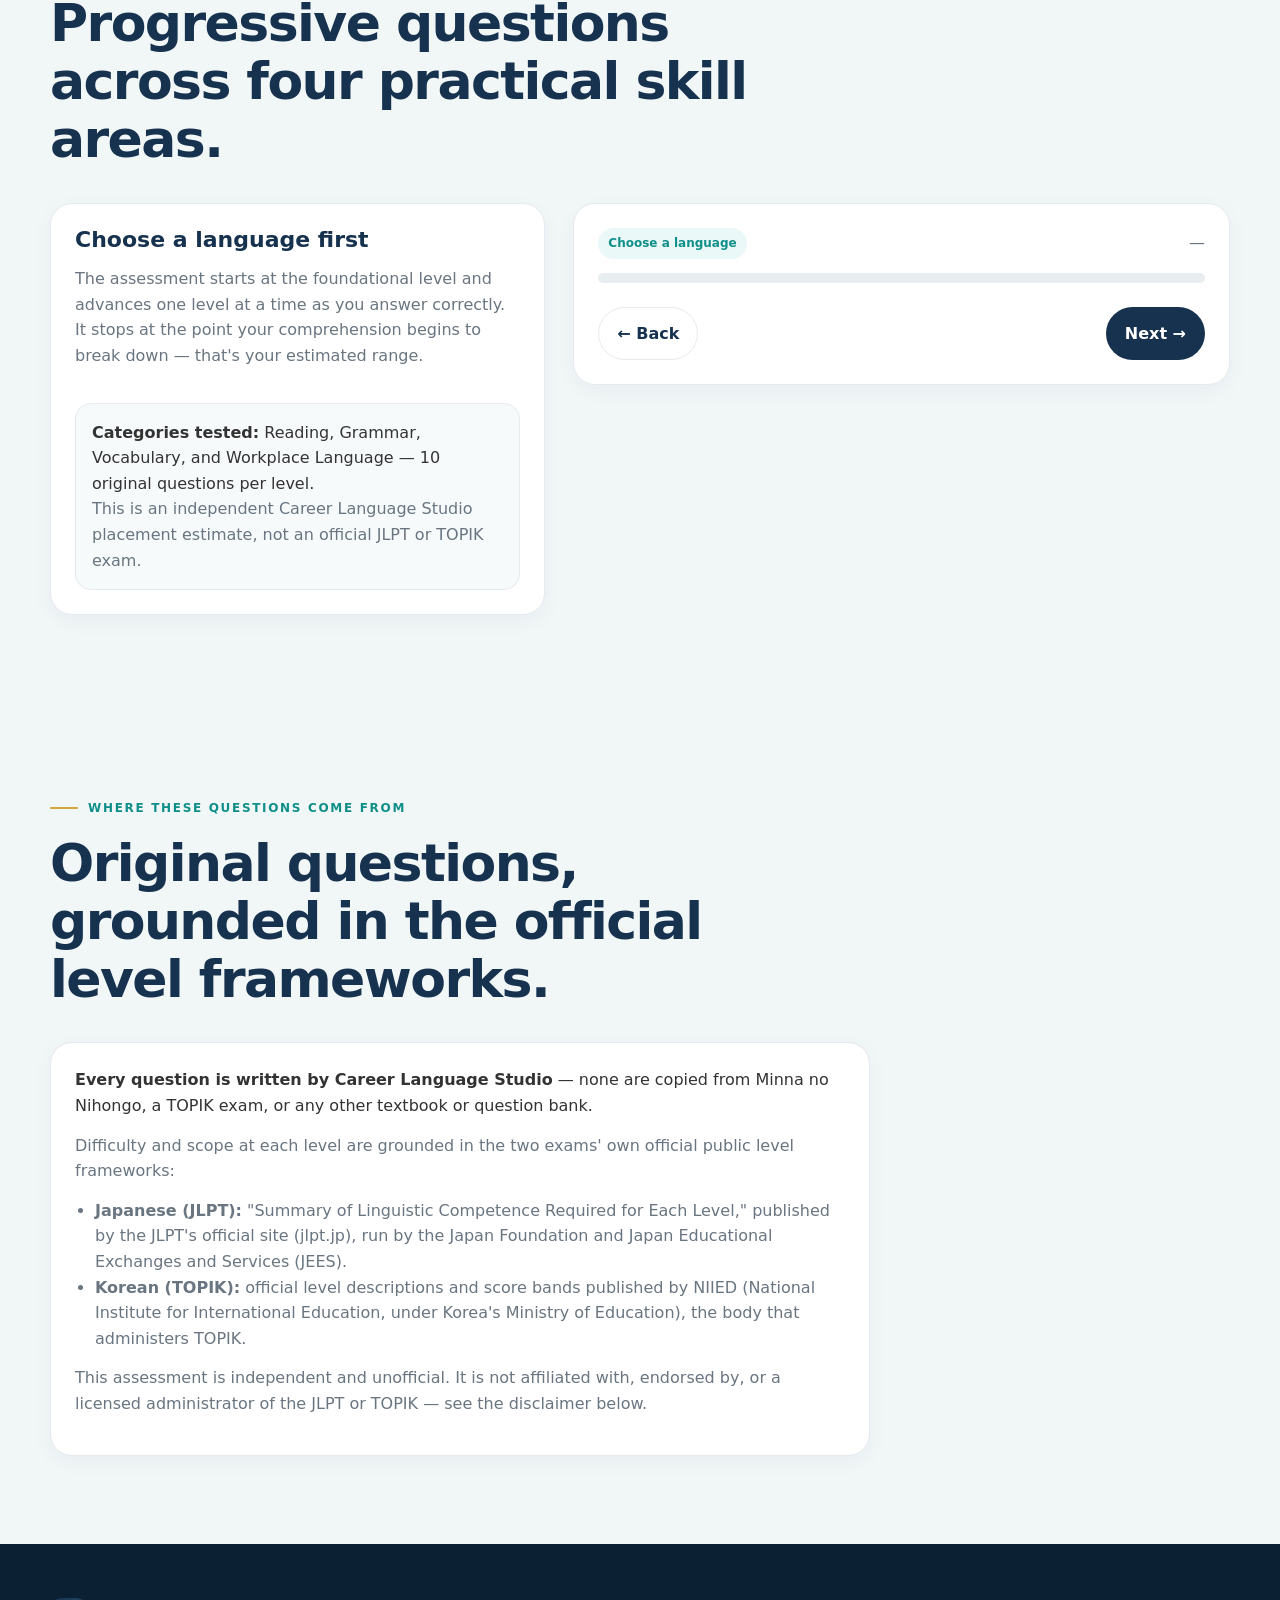
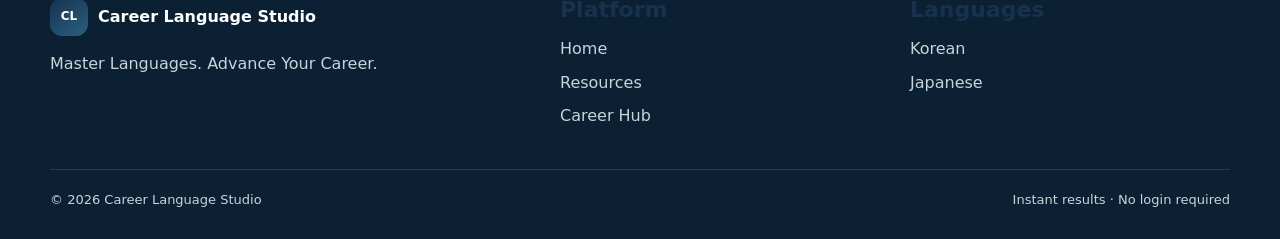
<file: assessment.html>
<!doctype html>
<html lang="en">
<head>
  <meta charset="utf-8">
  <meta name="viewport" content="width=device-width,initial-scale=1">
  <meta name="description" content="Career Language Studio independent placement assessment for Korean (TOPIK-oriented) and Japanese (JLPT-oriented) professional language levels.">
  <title>Language Assessment | Career Language Studio</title>
  <link rel="stylesheet" href="css/style.css">
  <style>
    :root{ --good:#2e7d64; --warn:#9a6b20; }
    .brand{display:flex;align-items:center;gap:10px;font-weight:900;color:var(--navy)}
    .profile{background:white;border:1px solid var(--line);border-radius:28px;box-shadow:var(--shadow);padding:24px}
    .profile-top{display:flex;justify-content:space-between;gap:12px;align-items:center}
    .language-list{display:flex;gap:9px;flex-wrap:wrap;margin:18px 0}
    .orb{width:46px;height:46px;border-radius:50%;display:grid;place-items:center;background:#eef5f6;color:var(--navy);font-weight:900}
    .result-preview{border:1px solid var(--line);border-radius:18px;padding:18px;background:#fbfdfd}
    .result-preview strong{font-size:26px;color:var(--navy);display:block}
    .language-card{transition:.2s;cursor:pointer;position:relative}
    .language-card:hover{transform:translateY(-4px);box-shadow:var(--shadow)}
    .language-card.selected{border:2px solid var(--teal);box-shadow:var(--shadow)}
    .symbol{font-size:30px;font-weight:900;color:var(--navy)}
    .native{font-weight:800;color:#59646f}
    .assessment-shell{display:grid;grid-template-columns:.86fr 1.14fr;gap:28px;align-items:start}
    .steps{display:flex;gap:8px;flex-wrap:wrap;margin:12px 0 20px}
    .step{padding:7px 11px;border-radius:999px;background:#eef4f6;font-size:12px;font-weight:900;color:#58636d}
    .step.active{background:var(--navy);color:white}
    .step.passed{background:#e3f5f3;color:var(--teal2)}
    .question{display:none}
    .question.active{display:block}
    .question h3{margin-bottom:18px}
    .options{display:grid;gap:10px}
    .option{border:1px solid var(--line);border-radius:14px;padding:14px 15px;background:white;cursor:pointer;text-align:left;font-weight:700}
    .option:hover{border-color:var(--teal)}
    .option.selected{border-color:var(--teal);background:#eefaf9}
    .progress{height:10px;border-radius:999px;background:#e8eef0;overflow:hidden;margin:14px 0 24px}
    .progress span{display:block;height:100%;background:linear-gradient(90deg,var(--teal),#60d3ce);width:0}
    .assessment-actions{display:flex;justify-content:space-between;gap:12px;flex-wrap:wrap;margin-top:20px}
    .skill-note{padding:16px;border-radius:16px;background:#f7fafb;border:1px solid var(--line)}
    .results{display:none}
    .results.show{display:block}
    .level-card{background:linear-gradient(145deg,var(--navy),#1a536f);color:white;border-radius:26px;padding:28px}
    .level-card h2{color:white}
    .level-number{font-size:52px;line-height:1;font-weight:900;margin:8px 0 12px}
    .result-grid{display:grid;grid-template-columns:repeat(2,1fr);gap:14px;margin-top:18px}
    .result-metric{background:rgba(255,255,255,.09);border:1px solid rgba(255,255,255,.14);border-radius:16px;padding:15px}
    .analysis-box{padding:22px}
    .good{color:var(--good)}
    .warn{color:var(--warn)}
    .resource-list{margin:10px 0 0;padding-left:18px}
    .resource-list li{margin:6px 0}
    .disclaimer{background:#fff9e9;border:1px solid #efdfb6;border-radius:16px;padding:16px 18px;font-size:14px;margin-top:22px}
    @media(max-width:980px){
      .hero-grid,.assessment-shell{grid-template-columns:1fr}
    }
    @media(max-width:680px){
      .result-grid{grid-template-columns:1fr}
    }
  </style>
</head>
<body>
<header>
  <div class="wrap nav">
    <a class="brand" href="index.html"><span class="brandmark">CL</span><span>Career Language Studio</span></a>
    <button class="menu" aria-label="Open menu" aria-expanded="false">☰</button>
    <nav>
      <a href="index.html">Home</a>
      <a href="assessment.html">Assessment</a>
      <a href="resources.html">Resources</a>
      <a href="career-hub.html">Career Hub</a>
    </nav>
  </div>
</header>

<main>
<section class="hero">
  <div class="wrap hero-grid">
    <div>
      <span class="eyebrow">Career-focused Korean &amp; Japanese assessment</span>
      <h1>Discover your professional language level.</h1>
      <p>Choose Korean or Japanese, complete a short progressive assessment, and receive an estimated JLPT or TOPIK range plus your strengths and areas to improve.</p>
      <div class="hero-actions">
        <a class="btn primary" href="#choose">Choose Language →</a>
        <a class="btn secondary" href="#how">How It Works</a>
      </div>
      <span class="tag">No login · No email required · Results shown instantly</span>
    </div>

    <div class="profile">
      <div class="profile-top"><span class="tag">SAMPLE RESULT</span><strong>Professional Language Profile</strong></div>
      <div class="language-list"><div class="orb">한</div><div class="orb">日</div></div>
      <div class="result-preview">
        <small>ESTIMATED RANGE (SAMPLE)</small>
        <strong>JLPT N4 · TOPIK 3</strong>
        <span class="muted">An independent placement estimate — not an official JLPT or TOPIK result.</span>
      </div>
    </div>
  </div>
</section>

<section class="section" id="choose">
  <div class="wrap">
    <div class="section-head">
      <span class="eyebrow">Step 1 · Choose your language</span>
      <h2>Which language do you want to assess?</h2>
      <p class="muted">Career Language Studio currently focuses on Korean and Japanese.</p>
    </div>

    <div class="grid cols-2" id="languageCards">
      <article class="card language-card" data-language="Korean" role="button" tabindex="0" aria-pressed="false"><div class="symbol">한</div><h3>Korean</h3><div class="native">한국어</div><p class="muted">Shared services, finance, customer support, e-commerce.</p></article>
      <article class="card language-card" data-language="Japanese" role="button" tabindex="0" aria-pressed="false"><div class="symbol">日</div><h3>Japanese</h3><div class="native">日本語</div><p class="muted">IT service desk, finance, manufacturing, operations.</p></article>
    </div>
  </div>
</section>

<section class="section alt" id="how">
  <div class="wrap">
    <div class="section-head">
      <span class="eyebrow">Step 2 · Take the assessment</span>
      <h2>Progressive questions across four practical skill areas.</h2>
    </div>

    <div class="assessment-shell">
      <div>
        <div class="card">
          <h3 id="selectedLanguageTitle">Choose a language first</h3>
          <p class="muted">The assessment starts at the foundational level and advances one level at a time as you answer correctly. It stops at the point your comprehension begins to break down — that's your estimated range.</p>
          <div class="steps"></div>
          <div class="skill-note"><strong>Categories tested:</strong> Reading, Grammar, Vocabulary, and Workplace Language — 10 original questions per level.<br><span class="muted">This is an independent Career Language Studio placement estimate, not an official JLPT or TOPIK exam.</span></div>
        </div>
      </div>

      <div class="card" id="assessmentCard">
        <div style="display:flex;justify-content:space-between;gap:12px;align-items:center"><span class="tag" id="questionSkill">Choose a language</span><span class="muted" id="questionCounter">—</span></div>
        <div class="progress"><span id="progressBar"></span></div>

        <div id="questions"></div>

        <div class="assessment-actions">
          <button class="btn secondary" id="prevBtn" type="button">← Back</button>
          <button class="btn primary" id="nextBtn" type="button">Next →</button>
        </div>
      </div>
    </div>
  </div>
</section>

<section class="section alt">
  <div class="wrap">
    <div class="section-head">
      <span class="eyebrow">Where these questions come from</span>
      <h2>Original questions, grounded in the official level frameworks.</h2>
    </div>
    <div class="card" style="max-width:820px">
      <p><strong>Every question is written by Career Language Studio</strong> — none are copied from Minna no Nihongo, a TOPIK exam, or any other textbook or question bank.</p>
      <p class="muted">Difficulty and scope at each level are grounded in the two exams' own official public level frameworks:</p>
      <ul style="padding-left:20px;color:var(--muted);margin:0 0 14px">
        <li><strong>Japanese (JLPT):</strong> "Summary of Linguistic Competence Required for Each Level," published by the JLPT's official site (jlpt.jp), run by the Japan Foundation and Japan Educational Exchanges and Services (JEES).</li>
        <li><strong>Korean (TOPIK):</strong> official level descriptions and score bands published by NIIED (National Institute for International Education, under Korea's Ministry of Education), the body that administers TOPIK.</li>
      </ul>
      <p class="muted">This assessment is independent and unofficial. It is not affiliated with, endorsed by, or a licensed administrator of the JLPT or TOPIK — see the disclaimer below.</p>
    </div>
  </div>
</section>

<section class="section results" id="results">
  <div class="wrap">
    <div class="section-head">
      <span class="eyebrow">Step 3 · Your result</span>
      <h2>Your language profile</h2>
      <p class="muted">This is an independent educational estimate for study guidance and career preparation.</p>
    </div>

    <div class="grid cols-2">
      <div class="level-card">
        <small id="resultLanguage">LANGUAGE</small>
        <h2 id="resultRangeLabel">Estimated Range</h2>
        <div class="level-number" id="levelNumber">N5</div>
        <div class="result-grid">
          <div class="result-metric"><small>GRAMMAR</small><strong id="grammarScore">0%</strong></div>
          <div class="result-metric"><small>VOCABULARY</small><strong id="vocabularyScore">0%</strong></div>
          <div class="result-metric"><small>READING</small><strong id="readingScore">0%</strong></div>
          <div class="result-metric"><small>WORKPLACE LANGUAGE</small><strong id="workplaceScore">0%</strong></div>
        </div>
      </div>

      <div class="grid">
        <div class="card analysis-box"><h3 class="good">✓ Strengths</h3><p id="strengthsText" class="muted"></p></div>
        <div class="card analysis-box"><h3 class="warn">△ Areas to Improve</h3><p id="improveText" class="muted"></p></div>
        <div class="card analysis-box"><h3>Recommended Next Step</h3><p id="nextStepText" class="muted"></p>
          <strong>Recommended Resources</strong>
          <ul class="resource-list" id="recommendedResources"></ul>
        </div>
      </div>
    </div>

    <div class="disclaimer">
      <strong>Important:</strong> Career Language Studio is not affiliated with, endorsed by, or a licensed administrator of the official JLPT (Japan Foundation / Japan Educational Exchanges and Services) or TOPIK (National Institute for International Education) exams. This is an independent educational placement estimate — "Estimated JLPT Range" and "Estimated TOPIK Range" are informal, unofficial guidance only, not a certified score or certification.
    </div>
  </div>
</section>
</main>

<footer>
  <div class="wrap">
    <div class="footer-grid">
      <div>
        <div class="brand"><span class="brandmark">CL</span><span style="color:white">Career Language Studio</span></div>
        <p style="margin-top:15px">Master Languages. Advance Your Career.</p>
      </div>
      <div class="footer-col">
        <h3>Platform</h3>
        <a href="index.html">Home</a>
        <a href="resources.html">Resources</a>
        <a href="career-hub.html">Career Hub</a>
      </div>
      <div class="footer-col">
        <h3>Languages</h3>
        <a href="#choose">Korean</a>
        <a href="#choose">Japanese</a>
      </div>
    </div>
    <div class="copyright"><span>© 2026 Career Language Studio</span><span>Instant results · No login required</span></div>
  </div>
</footer>

<script src="js/main.js"></script>
<script src="js/assessment-data.js"></script>
<script src="js/assessment.js"></script>
</body>
</html>
</file>
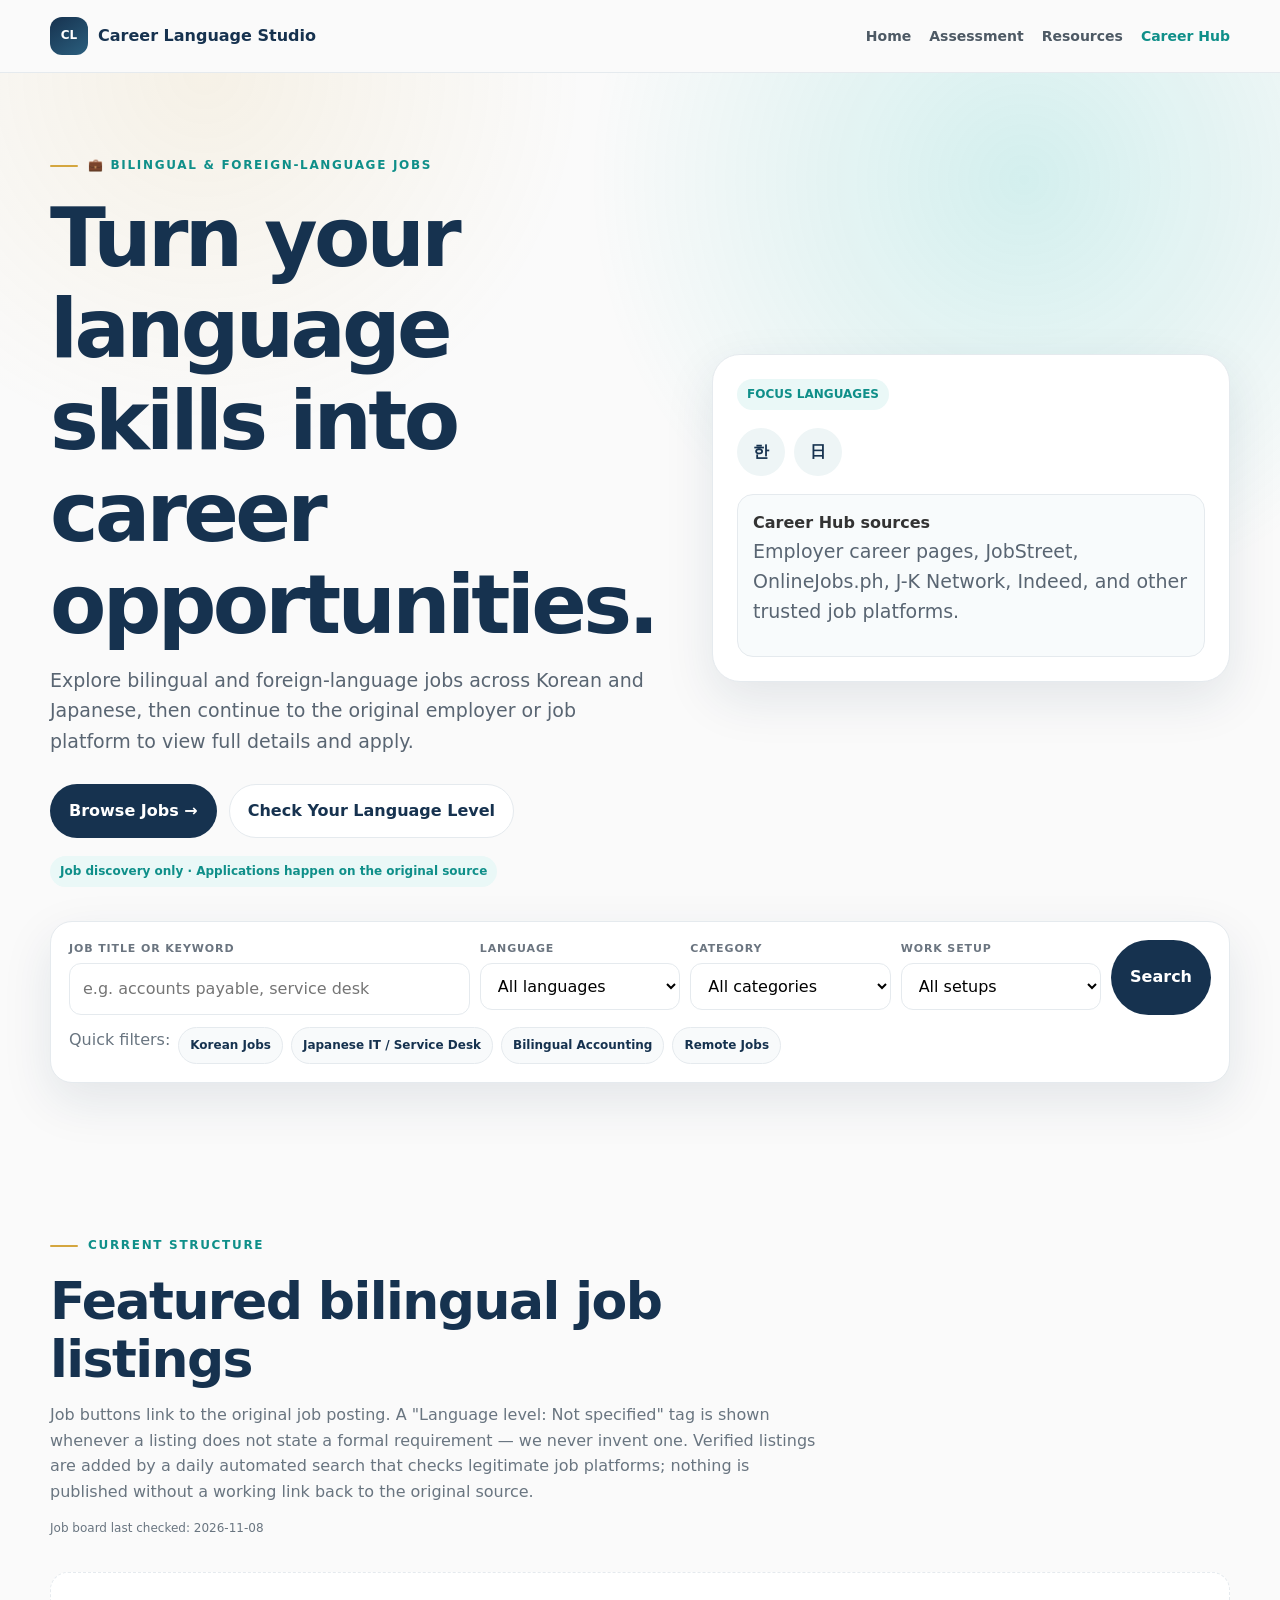
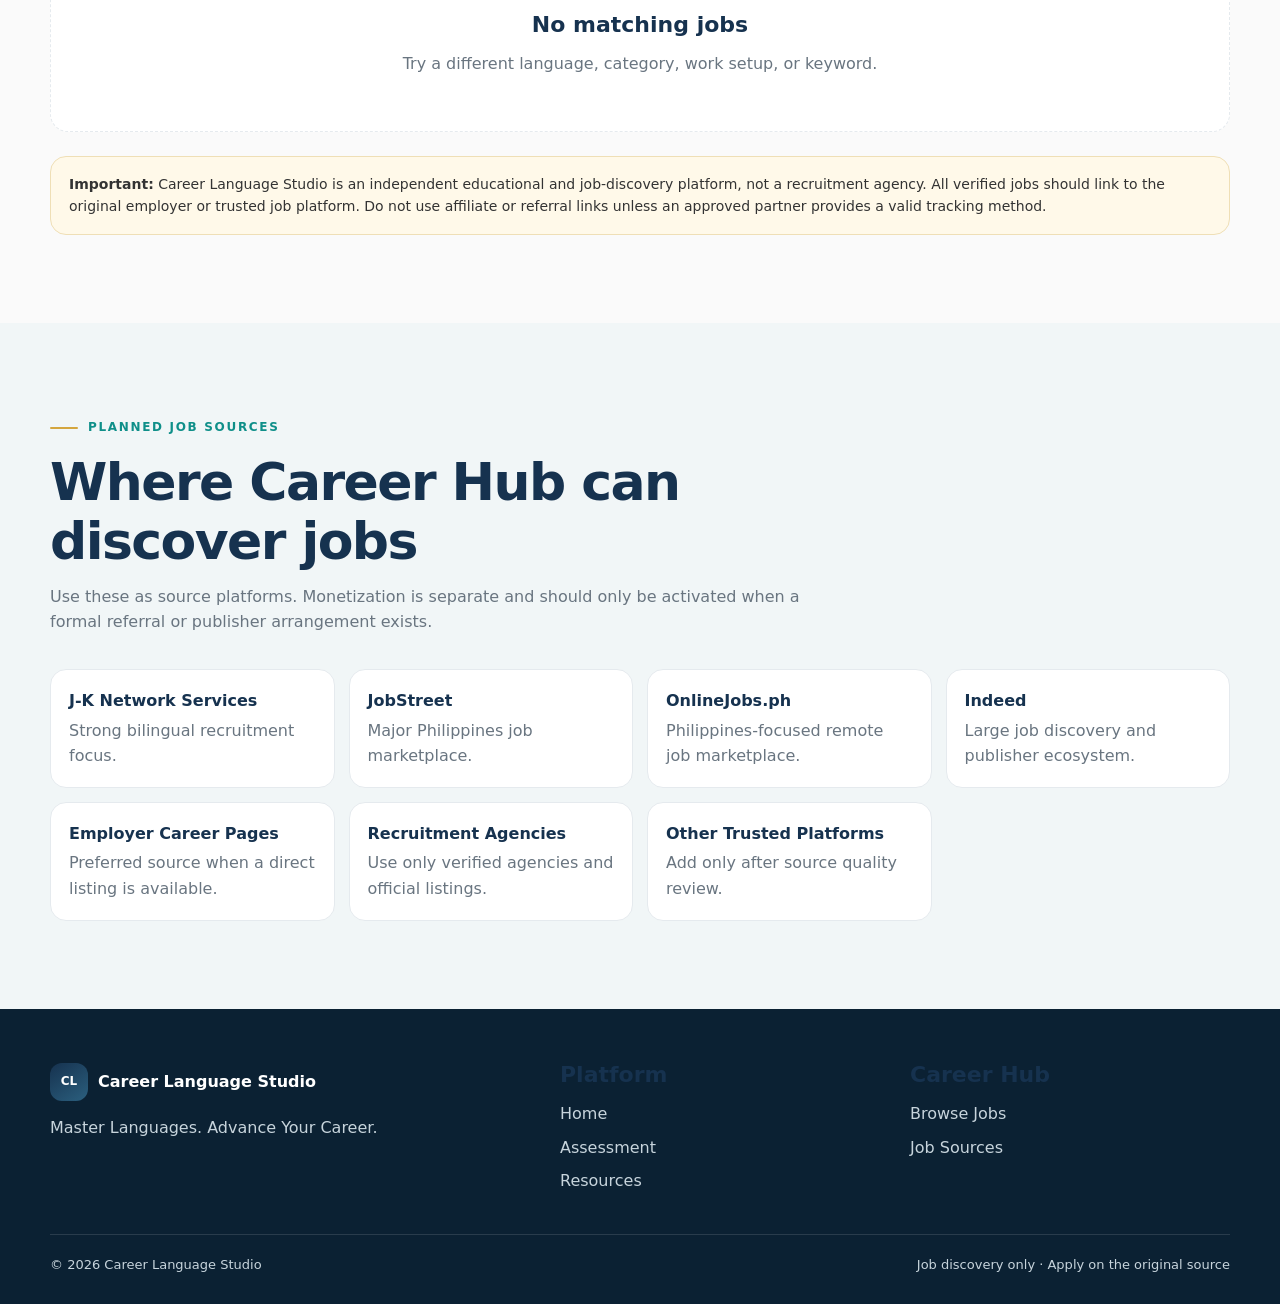
<file: career-hub.html>
<!doctype html>
<html lang="en">
<head>
<meta charset="utf-8">
<meta name="viewport" content="width=device-width,initial-scale=1">
<meta name="description" content="Career Language Studio Career Hub — discover bilingual and foreign-language job opportunities across Korean and Japanese.">
<title>Career Hub | Career Language Studio</title>
<link rel="stylesheet" href="css/style.css">
<style>
.brand{display:flex;align-items:center;gap:10px;font-weight:900;color:var(--navy)}
.hero-panel{background:#fff;border:1px solid var(--line);border-radius:28px;padding:24px;box-shadow:var(--shadow)}
.hero-panel .languages{display:flex;gap:9px;flex-wrap:wrap;margin:18px 0}
.orb{width:48px;height:48px;border-radius:50%;background:#eef5f6;display:grid;place-items:center;color:var(--navy);font-weight:900}
.source-note{background:#f8fbfc;border:1px solid var(--line);border-radius:16px;padding:15px}

.searchbox{margin-top:34px;background:#fff;border:1px solid var(--line);border-radius:22px;padding:18px;box-shadow:var(--shadow)}
.searchgrid{display:grid;grid-template-columns:2fr 1fr 1fr 1fr auto;gap:10px}
.field label{display:block;font-size:11px;font-weight:900;color:#6b7580;text-transform:uppercase;letter-spacing:.08em;margin:0 0 6px}
.field input,.field select{width:100%;border:1px solid var(--line);border-radius:12px;padding:12px 13px;background:white}
.quick{display:flex;gap:8px;flex-wrap:wrap;margin-top:12px}
.quick button{border:1px solid var(--line);background:#f8fafb;color:var(--navy);border-radius:999px;padding:8px 11px;font-size:12px;font-weight:800;cursor:pointer}
.job{position:relative}
.job-top{display:flex;justify-content:space-between;gap:14px;align-items:flex-start}
.logo{width:48px;height:48px;border-radius:14px;background:var(--navy);color:#fff;display:grid;place-items:center;font-weight:900}
.meta{display:flex;gap:8px;flex-wrap:wrap;margin:15px 0}
.job-actions{display:flex;gap:8px;flex-wrap:wrap;margin-top:18px}
.data-box{background:#f8fafb;border:1px solid var(--line);border-radius:14px;padding:13px;margin-top:14px;font-size:12px}
.data-box code{font-family:ui-monospace,SFMono-Regular,Menlo,monospace}
.notice{background:#fff9e9;border:1px solid #efdfb6;padding:16px 18px;border-radius:16px;margin-top:24px;font-size:14px}
.empty{display:none;text-align:center;padding:40px;border:1px dashed var(--line);border-radius:18px;background:#fff}
.source-grid{display:grid;grid-template-columns:repeat(4,1fr);gap:14px}
.source-card{background:#fff;border:1px solid var(--line);border-radius:16px;padding:18px}
.source-card strong{display:block;color:var(--navy);margin-bottom:4px}
.tag.verified{background:#e3f5ec;color:var(--good)}
.updated-note{font-size:12px;color:var(--muted);margin-top:10px}

@media(max-width:980px){
  .hero-grid{grid-template-columns:1fr}
  .searchgrid{grid-template-columns:1fr 1fr}
  .source-grid{grid-template-columns:repeat(2,1fr)}
}
@media(max-width:680px){
  .searchgrid,.source-grid{grid-template-columns:1fr}
}
</style>
</head>
<body>
<header>
  <div class="wrap nav">
    <a class="brand" href="index.html"><span class="brandmark">CL</span><span>Career Language Studio</span></a>
    <button class="menu" aria-label="Open menu" aria-expanded="false">☰</button>
    <nav>
      <a href="index.html">Home</a>
      <a href="assessment.html">Assessment</a>
      <a href="resources.html">Resources</a>
      <a href="career-hub.html">Career Hub</a>
    </nav>
  </div>
</header>

<main>
<section class="hero">
  <div class="wrap">
    <div class="hero-grid">
      <div>
        <span class="eyebrow">💼 Bilingual & foreign-language jobs</span>
        <h1>Turn your language skills into career opportunities.</h1>
        <p>Explore bilingual and foreign-language jobs across Korean and Japanese, then continue to the original employer or job platform to view full details and apply.</p>
        <div class="hero-actions">
          <a class="btn primary" href="#jobs">Browse Jobs →</a>
          <a class="btn secondary" href="assessment.html">Check Your Language Level</a>
        </div>
        <span class="tag">Job discovery only · Applications happen on the original source</span>
      </div>

      <div class="hero-panel">
        <span class="tag">FOCUS LANGUAGES</span>
        <div class="languages">
          <div class="orb">한</div><div class="orb">日</div>
        </div>
        <div class="source-note">
          <strong>Career Hub sources</strong>
          <p class="muted">Employer career pages, JobStreet, OnlineJobs.ph, J-K Network, Indeed, and other trusted job platforms.</p>
        </div>
      </div>
    </div>

    <div class="searchbox">
      <div class="searchgrid">
        <div class="field">
          <label for="keyword">Job title or keyword</label>
          <input id="keyword" placeholder="e.g. accounts payable, service desk">
        </div>
        <div class="field">
          <label for="language">Language</label>
          <select id="language">
            <option value="">All languages</option>
            <option>Korean</option>
            <option>Japanese</option>
          </select>
        </div>
        <div class="field">
          <label for="category">Category</label>
          <select id="category">
            <option value="">All categories</option>
            <option>Accounting / Finance</option>
            <option>IT / Service Desk</option>
            <option>Customer Service</option>
            <option>BPO / Shared Services</option>
            <option>E-commerce</option>
            <option>Operations</option>
            <option>Admin / VA</option>
            <option>Translation / Localization</option>
            <option>Sales / Marketing</option>
            <option>Other</option>
          </select>
        </div>
        <div class="field">
          <label for="setup">Work setup</label>
          <select id="setup">
            <option value="">All setups</option>
            <option>Remote</option>
            <option>Hybrid</option>
            <option>On-site</option>
          </select>
        </div>
        <button class="btn primary" type="button" id="searchBtn">Search</button>
      </div>

      <div class="quick">
        <span class="muted">Quick filters:</span>
        <button type="button" data-language="Korean" data-category="" data-setup="">Korean Jobs</button>
        <button type="button" data-language="Japanese" data-category="IT / Service Desk" data-setup="">Japanese IT / Service Desk</button>
        <button type="button" data-language="" data-category="Accounting / Finance" data-setup="">Bilingual Accounting</button>
        <button type="button" data-language="" data-category="" data-setup="Remote">Remote Jobs</button>
      </div>
    </div>
  </div>
</section>

<section class="section" id="jobs">
  <div class="wrap">
    <div class="section-head">
      <span class="eyebrow">Current structure</span>
      <h2>Featured bilingual job listings</h2>
      <p class="muted">Job buttons link to the original job posting. A "Language level: Not specified" tag is shown whenever a listing does not state a formal requirement — we never invent one. Verified listings are added by a daily automated search that checks legitimate job platforms; nothing is published without a working link back to the original source.</p>
      <p class="updated-note" id="jobsUpdatedAt"></p>
    </div>

    <div class="grid cols-3" id="jobGrid"></div>

    <div class="empty" id="emptyState">
      <h3>No matching jobs</h3>
      <p class="muted">Try a different language, category, work setup, or keyword.</p>
    </div>

    <div class="notice">
      <strong>Important:</strong> Career Language Studio is an independent educational and job-discovery platform, not a recruitment agency. All verified jobs should link to the original employer or trusted job platform. Do not use affiliate or referral links unless an approved partner provides a valid tracking method.
    </div>
  </div>
</section>

<section class="section alt" id="sources">
  <div class="wrap">
    <div class="section-head">
      <span class="eyebrow">Planned job sources</span>
      <h2>Where Career Hub can discover jobs</h2>
      <p class="muted">Use these as source platforms. Monetization is separate and should only be activated when a formal referral or publisher arrangement exists.</p>
    </div>

    <div class="source-grid">
      <div class="source-card"><strong>J-K Network Services</strong><span class="muted">Strong bilingual recruitment focus.</span></div>
      <div class="source-card"><strong>JobStreet</strong><span class="muted">Major Philippines job marketplace.</span></div>
      <div class="source-card"><strong>OnlineJobs.ph</strong><span class="muted">Philippines-focused remote job marketplace.</span></div>
      <div class="source-card"><strong>Indeed</strong><span class="muted">Large job discovery and publisher ecosystem.</span></div>
      <div class="source-card"><strong>Employer Career Pages</strong><span class="muted">Preferred source when a direct listing is available.</span></div>
      <div class="source-card"><strong>Recruitment Agencies</strong><span class="muted">Use only verified agencies and official listings.</span></div>
      <div class="source-card"><strong>Other Trusted Platforms</strong><span class="muted">Add only after source quality review.</span></div>
    </div>
  </div>
</section>
</main>

<footer>
  <div class="wrap">
    <div class="footer-grid">
      <div>
        <div class="brand"><span class="brandmark">CL</span><span style="color:white">Career Language Studio</span></div>
        <p style="margin-top:14px">Master Languages. Advance Your Career.</p>
      </div>
      <div class="footer-col">
        <h3>Platform</h3>
        <a href="index.html">Home</a>
        <a href="assessment.html">Assessment</a>
        <a href="resources.html">Resources</a>
      </div>
      <div class="footer-col">
        <h3>Career Hub</h3>
        <a href="#jobs">Browse Jobs</a>
        <a href="#sources">Job Sources</a>
      </div>
    </div>
    <div class="copyright"><span>© 2026 Career Language Studio</span><span>Job discovery only · Apply on the original source</span></div>
  </div>
</footer>

<script src="js/main.js"></script>
<script src="js/career-hub.js"></script>
</body>
</html>
</file>
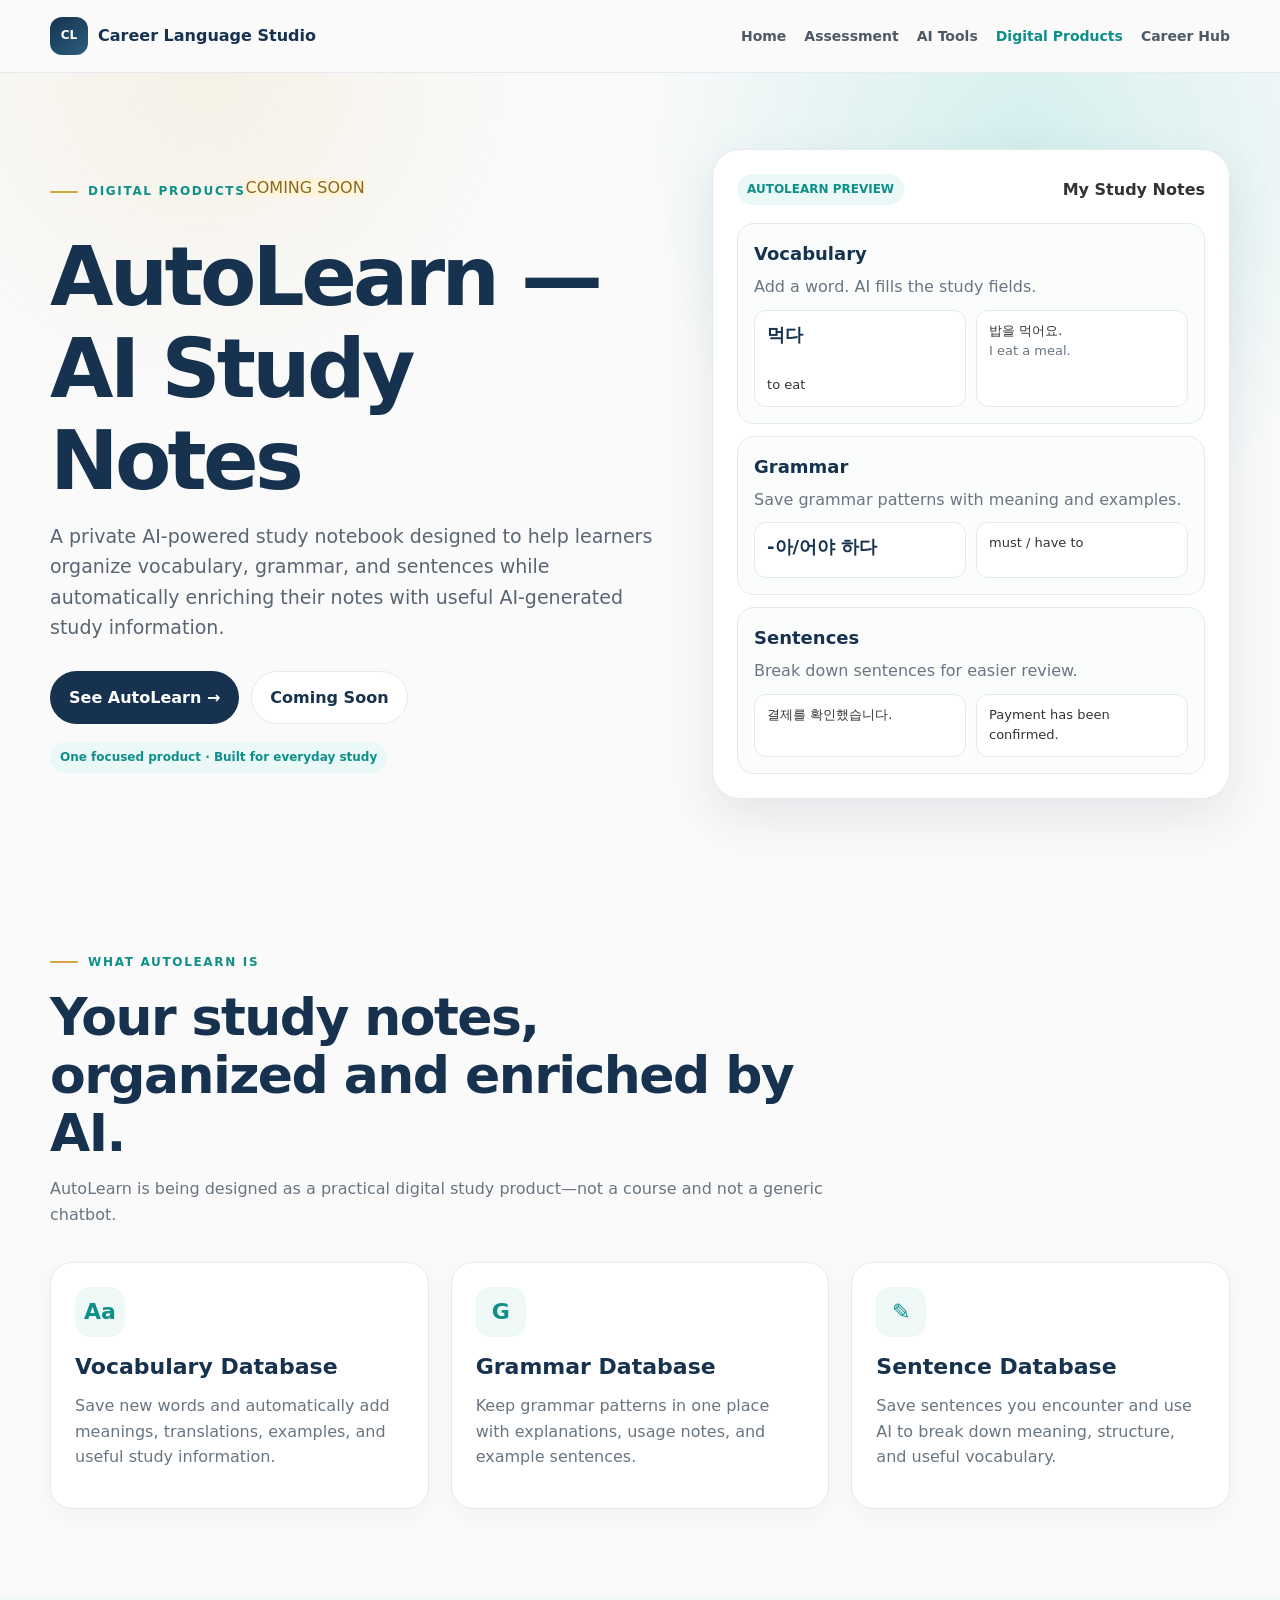
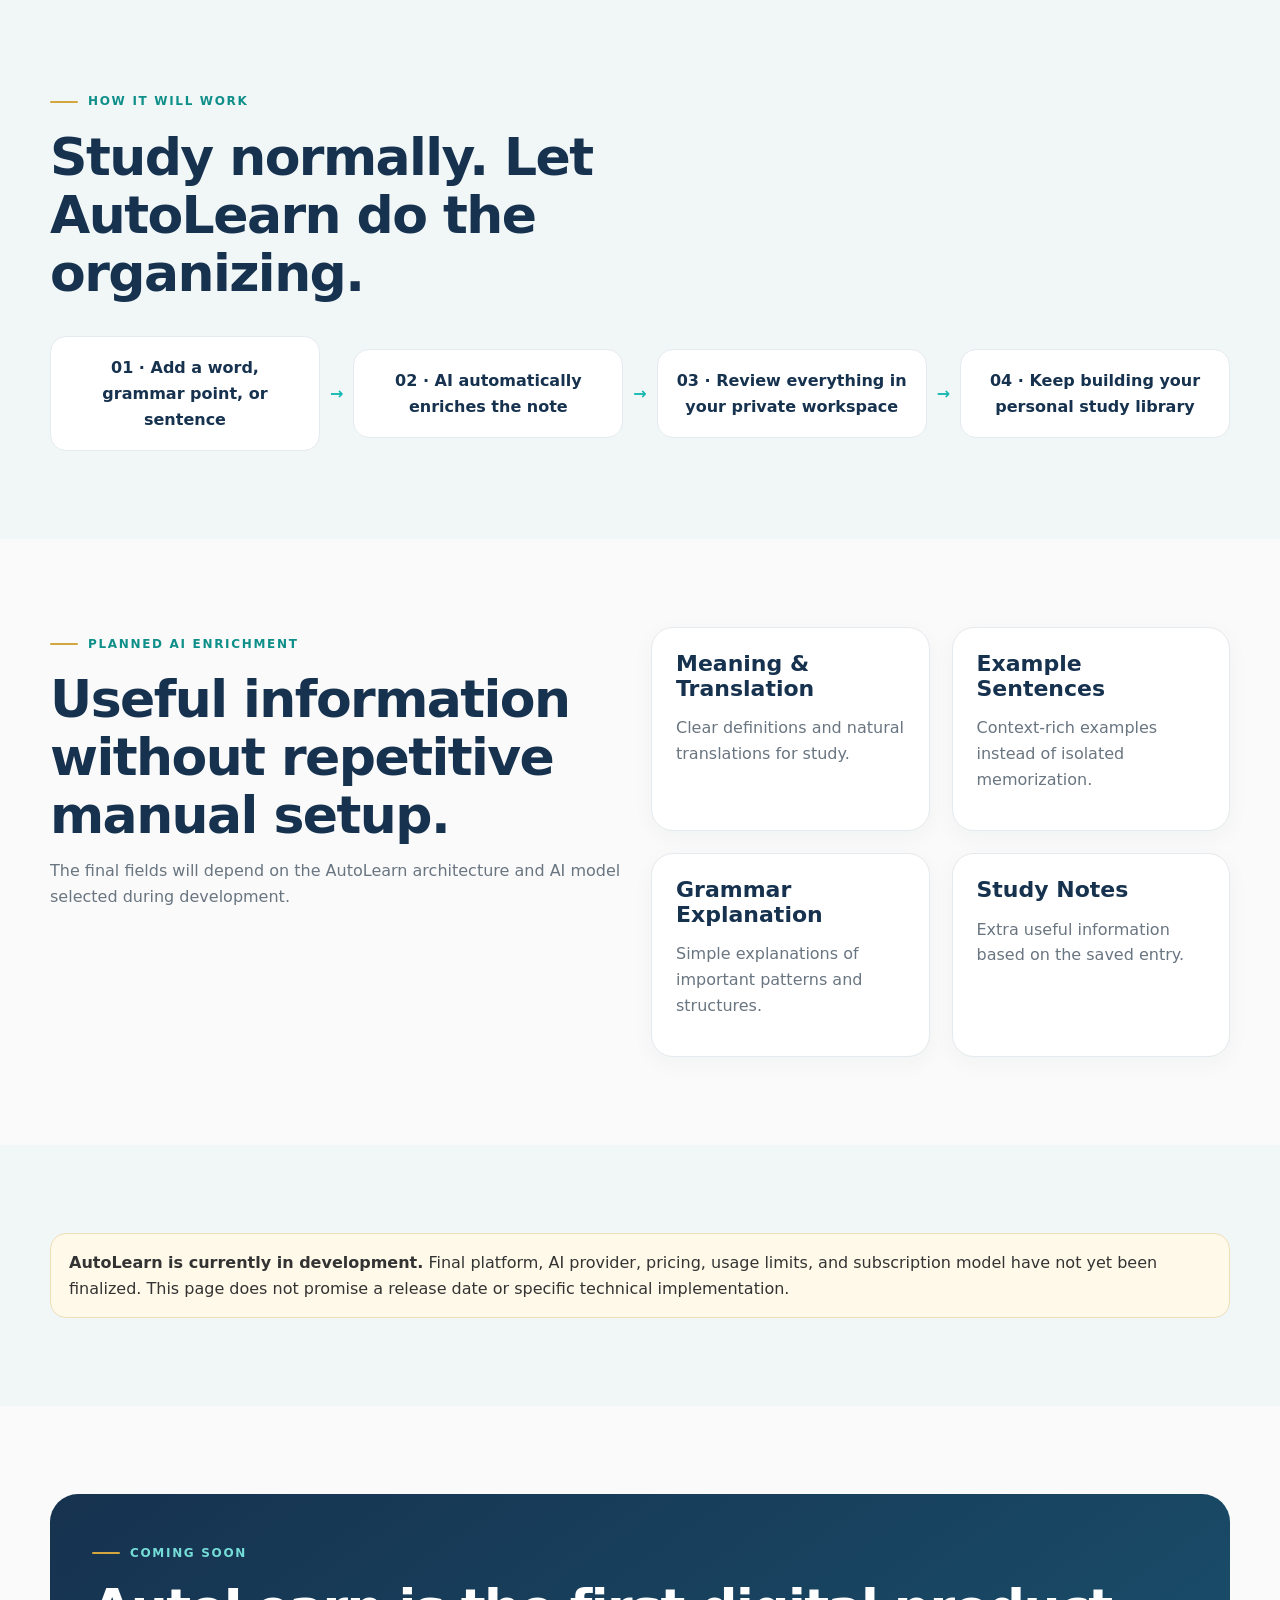
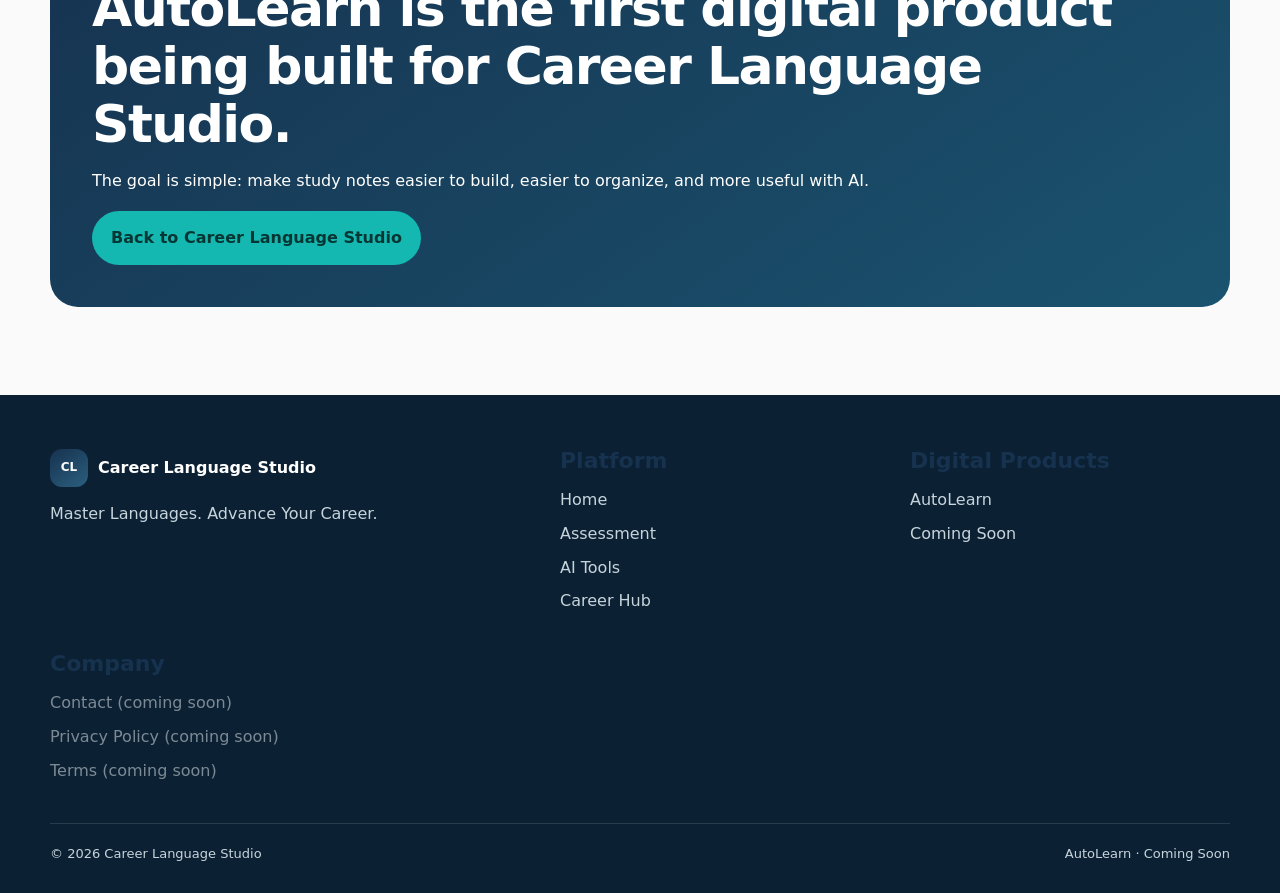
<file: digital-products.html>
<!doctype html>
<html lang="en">
<head>
<meta charset="utf-8">
<meta name="viewport" content="width=device-width,initial-scale=1">
<meta name="description" content="AutoLearn by Career Language Studio — an AI-powered study notes product with Vocabulary, Grammar, and Sentence databases. Coming soon.">
<title>Digital Products | Career Language Studio</title>
<link rel="stylesheet" href="css/style.css">
<style>
.brand{display:flex;align-items:center;gap:10px;font-weight:900;color:var(--navy)}
.preview{background:#fff;border:1px solid var(--line);border-radius:28px;padding:24px;box-shadow:var(--shadow)}
.preview-top{display:flex;justify-content:space-between;gap:12px;align-items:center}
.db-grid{display:grid;gap:12px;margin-top:18px}
.db{border:1px solid var(--line);border-radius:17px;padding:16px;background:#fbfdfd}
.db strong{display:block;color:var(--navy);font-size:18px;margin-bottom:5px}
.db-row{display:grid;grid-template-columns:1fr 1fr;gap:10px;margin-top:10px}
.cell{background:#fff;border:1px solid var(--line);border-radius:12px;padding:10px 12px;font-size:13px}
.feature{min-height:220px}
.how{display:grid;grid-template-columns:1fr auto 1fr auto 1fr auto 1fr;gap:10px;align-items:center}
.step{background:#fff;border:1px solid var(--line);border-radius:16px;padding:18px;text-align:center;font-weight:800;color:var(--navy)}
.arrow{text-align:center;color:var(--teal);font-weight:900}
.coming-card{background:linear-gradient(145deg,var(--navy),#1a536f);color:white;border-radius:28px;padding:42px}
.coming-card h2{color:white}
.note{background:#fff9e9;border:1px solid #efdfb6;border-radius:16px;padding:16px 18px}

@media(max-width:980px){
  .hero-grid{grid-template-columns:1fr}
  .how{grid-template-columns:1fr}
  .arrow{transform:rotate(90deg)}
}
@media(max-width:680px){
  .db-row{grid-template-columns:1fr}
}
</style>
</head>
<body>
<header>
<div class="wrap nav">
<a class="brand" href="index.html"><span class="brandmark">CL</span><span>Career Language Studio</span></a>
<button class="menu" aria-label="Open menu" aria-expanded="false">☰</button>
<nav><a href="index.html">Home</a><a href="assessment.html">Assessment</a><a href="ai-tools.html">AI Tools</a><a href="digital-products.html">Digital Products</a><a href="career-hub.html">Career Hub</a></nav>
</div>
</header>

<main>
<section class="hero">
<div class="wrap hero-grid">
<div>
<span class="eyebrow">Digital Products</span><span class="coming">COMING SOON</span>
<h1 style="margin-top:14px">AutoLearn — AI Study Notes</h1>
<p>A private AI-powered study notebook designed to help learners organize vocabulary, grammar, and sentences while automatically enriching their notes with useful AI-generated study information.</p>
<div class="hero-actions"><a class="btn primary" href="#autolearn">See AutoLearn →</a><a class="btn secondary" href="#coming">Coming Soon</a></div>
<span class="tag">One focused product · Built for everyday study</span>
</div>
<div class="preview">
<div class="preview-top"><span class="tag">AUTOLEARN PREVIEW</span><strong>My Study Notes</strong></div>
<div class="db-grid">
<div class="db"><strong>Vocabulary</strong><span class="muted">Add a word. AI fills the study fields.</span><div class="db-row"><div class="cell"><strong>먹다</strong><br>to eat</div><div class="cell">밥을 먹어요.<br><span class="muted">I eat a meal.</span></div></div></div>
<div class="db"><strong>Grammar</strong><span class="muted">Save grammar patterns with meaning and examples.</span><div class="db-row"><div class="cell"><strong>-아/어야 하다</strong></div><div class="cell">must / have to</div></div></div>
<div class="db"><strong>Sentences</strong><span class="muted">Break down sentences for easier review.</span><div class="db-row"><div class="cell">결제를 확인했습니다.</div><div class="cell">Payment has been confirmed.</div></div></div>
</div>
</div>
</div>
</section>

<section class="section" id="autolearn">
<div class="wrap">
<div class="section-head"><span class="eyebrow">What AutoLearn is</span><h2>Your study notes, organized and enriched by AI.</h2><p class="muted">AutoLearn is being designed as a practical digital study product—not a course and not a generic chatbot.</p></div>
<div class="grid cols-3">
<article class="card feature"><div class="icon">Aa</div><h3>Vocabulary Database</h3><p class="muted">Save new words and automatically add meanings, translations, examples, and useful study information.</p></article>
<article class="card feature"><div class="icon">G</div><h3>Grammar Database</h3><p class="muted">Keep grammar patterns in one place with explanations, usage notes, and example sentences.</p></article>
<article class="card feature"><div class="icon">✎</div><h3>Sentence Database</h3><p class="muted">Save sentences you encounter and use AI to break down meaning, structure, and useful vocabulary.</p></article>
</div>
</div>
</section>

<section class="section alt">
<div class="wrap">
<div class="section-head"><span class="eyebrow">How it will work</span><h2>Study normally. Let AutoLearn do the organizing.</h2></div>
<div class="how">
<div class="step">01 · Add a word, grammar point, or sentence</div><div class="arrow">→</div>
<div class="step">02 · AI automatically enriches the note</div><div class="arrow">→</div>
<div class="step">03 · Review everything in your private workspace</div><div class="arrow">→</div>
<div class="step">04 · Keep building your personal study library</div>
</div>
</div>
</section>

<section class="section">
<div class="wrap grid cols-2" style="align-items:start">
<div><span class="eyebrow">Planned AI enrichment</span><h2>Useful information without repetitive manual setup.</h2><p class="muted">The final fields will depend on the AutoLearn architecture and AI model selected during development.</p></div>
<div class="grid cols-2">
<div class="card"><h3>Meaning &amp; Translation</h3><p class="muted">Clear definitions and natural translations for study.</p></div>
<div class="card"><h3>Example Sentences</h3><p class="muted">Context-rich examples instead of isolated memorization.</p></div>
<div class="card"><h3>Grammar Explanation</h3><p class="muted">Simple explanations of important patterns and structures.</p></div>
<div class="card"><h3>Study Notes</h3><p class="muted">Extra useful information based on the saved entry.</p></div>
</div>
</div>
</section>

<section class="section alt"><div class="wrap"><div class="note"><strong>AutoLearn is currently in development.</strong> Final platform, AI provider, pricing, usage limits, and subscription model have not yet been finalized. This page does not promise a release date or specific technical implementation.</div></div></section>

<section class="section" id="coming">
<div class="wrap"><div class="coming-card"><span class="eyebrow" style="color:#75ddd8">Coming Soon</span><h2>AutoLearn is the first digital product being built for Career Language Studio.</h2><p>The goal is simple: make study notes easier to build, easier to organize, and more useful with AI.</p><div style="margin-top:18px"><a class="btn teal" href="index.html">Back to Career Language Studio</a></div></div></div>
</section>
</main>

<footer>
<div class="wrap">
<div class="footer-grid">
<div><div class="brand"><span class="brandmark">CL</span><span style="color:white">Career Language Studio</span></div><p style="margin-top:14px">Master Languages. Advance Your Career.</p></div>
<div class="footer-col"><h3>Platform</h3><a href="index.html">Home</a><a href="assessment.html">Assessment</a><a href="ai-tools.html">AI Tools</a><a href="career-hub.html">Career Hub</a></div>
<div class="footer-col"><h3>Digital Products</h3><a href="#autolearn">AutoLearn</a><a href="#coming">Coming Soon</a></div>
<div class="footer-col"><h3>Company</h3><span class="soon">Contact (coming soon)</span><span class="soon">Privacy Policy (coming soon)</span><span class="soon">Terms (coming soon)</span></div>
</div>
<div class="copyright"><span>© 2026 Career Language Studio</span><span>AutoLearn · Coming Soon</span></div>
</div>
</footer>
<script src="js/main.js"></script>
</body>
</html>
</file>
<file: css/style.css>
/* Career Language Studio — shared site styles
   Loaded on every page. Page-specific styles live in a <style> block
   in each HTML file and should not repeat anything defined here. */

:root{
  --navy:#16324F; --navy2:#0d2438; --teal:#14B8B1; --teal2:#0f8f89;
  --gold:#D4A63F; --bg:#FAFAFA; --paper:#fff; --text:#333; --muted:#697580;
  --line:#e5eaee; --soft:#f1f6f7; --good:#2e7d64; --warn:#9a6b20;
  --shadow:0 18px 50px rgba(22,50,79,.10);
  --radius:22px; --max:1180px;
}

*{box-sizing:border-box}
html{scroll-behavior:smooth}
body{margin:0;background:var(--bg);color:var(--text);font-family:Inter,ui-sans-serif,system-ui,-apple-system,BlinkMacSystemFont,"Segoe UI",sans-serif;line-height:1.6}
h1,h2,h3{font-family:Poppins,Inter,system-ui,sans-serif;color:var(--navy);line-height:1.12;margin:0 0 14px}
h1{font-size:clamp(46px,7vw,82px);letter-spacing:-.045em}
h2{font-size:clamp(32px,4.6vw,52px);letter-spacing:-.03em}
h3{font-size:22px}
p{margin:0 0 14px}
a{text-decoration:none;color:inherit}
button,input,select{font:inherit}

.wrap{width:min(var(--max),calc(100% - 40px));margin:auto}
.section{padding:88px 0}
.alt{background:var(--soft)}
.dark{background:var(--navy);color:white}
.dark h2,.dark h3{color:white}
.muted{color:var(--muted)}

.eyebrow{display:inline-flex;align-items:center;gap:10px;font-size:12px;font-weight:900;letter-spacing:.14em;text-transform:uppercase;color:var(--teal2);margin-bottom:16px}
.eyebrow:before{content:"";width:28px;height:2px;background:var(--gold);border-radius:2px}

/* Buttons */
.btn{display:inline-flex;align-items:center;justify-content:center;gap:8px;border:1px solid transparent;border-radius:999px;padding:13px 18px;font-weight:800;cursor:pointer;transition:.2s;font-family:inherit}
.btn:hover{transform:translateY(-1px)}
.btn.primary{background:var(--navy);color:white}
.btn.primary:hover{background:var(--navy2)}
.btn.secondary{background:white;border-color:var(--line);color:var(--navy)}
.btn.ghost{background:transparent;border-color:var(--line);color:var(--navy)}
.btn.teal{background:var(--teal);color:#063633}
.btn[disabled],.btn.disabled{cursor:not-allowed;opacity:.6}
.btn[disabled]:hover,.btn.disabled:hover{transform:none}

/* Tags / status badges (unified across pages) */
.tag,.pill{display:inline-flex;align-items:center;gap:6px;border-radius:999px;padding:6px 10px;font-size:12px;font-weight:800}
.tag{background:#eaf8f7;color:var(--teal2)}
.pill{background:#f3f6f8;color:#596570}
.coming{background:#fff5dc;color:#8b691d}
.demo{background:#fff5dc;color:#8b691d}

.card{background:white;border:1px solid var(--line);border-radius:var(--radius);padding:24px;box-shadow:0 6px 22px rgba(22,50,79,.04)}
.grid{display:grid;gap:22px}
.cols-2{grid-template-columns:repeat(2,minmax(0,1fr))}
.cols-3{grid-template-columns:repeat(3,minmax(0,1fr))}
.cols-4{grid-template-columns:repeat(4,minmax(0,1fr))}

.section-head{max-width:780px;margin-bottom:34px}
.icon{width:50px;height:50px;border-radius:15px;background:#edf8f7;color:var(--teal2);display:grid;place-items:center;font-size:22px;font-weight:900;margin-bottom:18px}

/* Header / primary nav */
header{position:sticky;top:0;z-index:60;background:rgba(250,250,250,.92);backdrop-filter:blur(16px);border-bottom:1px solid var(--line)}
.nav{height:72px;display:flex;align-items:center;justify-content:space-between;gap:18px}
.brand{display:flex;align-items:center;gap:10px;font-weight:900;color:var(--navy)}
.brandmark{width:38px;height:38px;border-radius:12px;background:linear-gradient(145deg,var(--navy),#2b5f7e);color:white;display:grid;place-items:center;font-size:12px}
nav{display:flex;gap:18px;align-items:center;font-size:14px;font-weight:800;color:#4d5964}
nav a:hover{color:var(--teal2)}
nav a[aria-current="page"]{color:var(--teal2)}
.menu{display:none;border:0;background:transparent;font-size:26px;color:var(--navy);cursor:pointer}

/* Shared hero shell */
.hero{padding:76px 0 58px;background:
  radial-gradient(circle at 80% 10%,rgba(20,184,177,.17),transparent 31%),
  radial-gradient(circle at 16% 0%,rgba(212,166,63,.10),transparent 25%),var(--bg)}
.hero-grid{display:grid;grid-template-columns:1.08fr .92fr;gap:54px;align-items:center}
.hero p{font-size:19px;color:#596572;max-width:720px}
.hero-actions{display:flex;gap:12px;flex-wrap:wrap;margin:28px 0 18px}

.cta{background:linear-gradient(145deg,var(--navy),#1a536f);color:white;border-radius:28px;padding:44px;text-align:center}
.cta h2{color:white}

/* Footer (shared across all pages) */
footer{background:#0b2133;color:#c7d4dc;padding:54px 0 28px}
.footer-grid{display:grid;grid-template-columns:1.5fr repeat(2,1fr);gap:30px}
.footer-col a,.footer-col span.soon{display:block;margin:8px 0}
.footer-col span.soon{color:#7c8a95;cursor:default}
.copyright{margin-top:32px;padding-top:20px;border-top:1px solid rgba(255,255,255,.12);font-size:13px;display:flex;justify-content:space-between;gap:18px;flex-wrap:wrap}

/* Shared responsive breakpoints */
@media(max-width:980px){
  nav{display:none}
  nav.open{display:flex;position:absolute;left:20px;right:20px;top:72px;flex-direction:column;align-items:flex-start;background:white;border:1px solid var(--line);border-radius:18px;padding:18px;box-shadow:var(--shadow);z-index:61}
  .menu{display:block}
  .hero-grid{grid-template-columns:1fr}
  .cols-4,.cols-3{grid-template-columns:repeat(2,1fr)}
  .footer-grid{grid-template-columns:repeat(2,1fr)}
}
@media(max-width:680px){
  .wrap{width:min(var(--max),calc(100% - 28px))}
  .section{padding:66px 0}
  .cols-2,.cols-3,.cols-4,.footer-grid{grid-template-columns:1fr}
  .cta{padding:32px 22px}
}

/* Accessibility: visible keyboard focus everywhere */
a:focus-visible,button:focus-visible,input:focus-visible,select:focus-visible,[role="button"]:focus-visible{
  outline:2px solid var(--teal2);outline-offset:2px;
}
</file>
